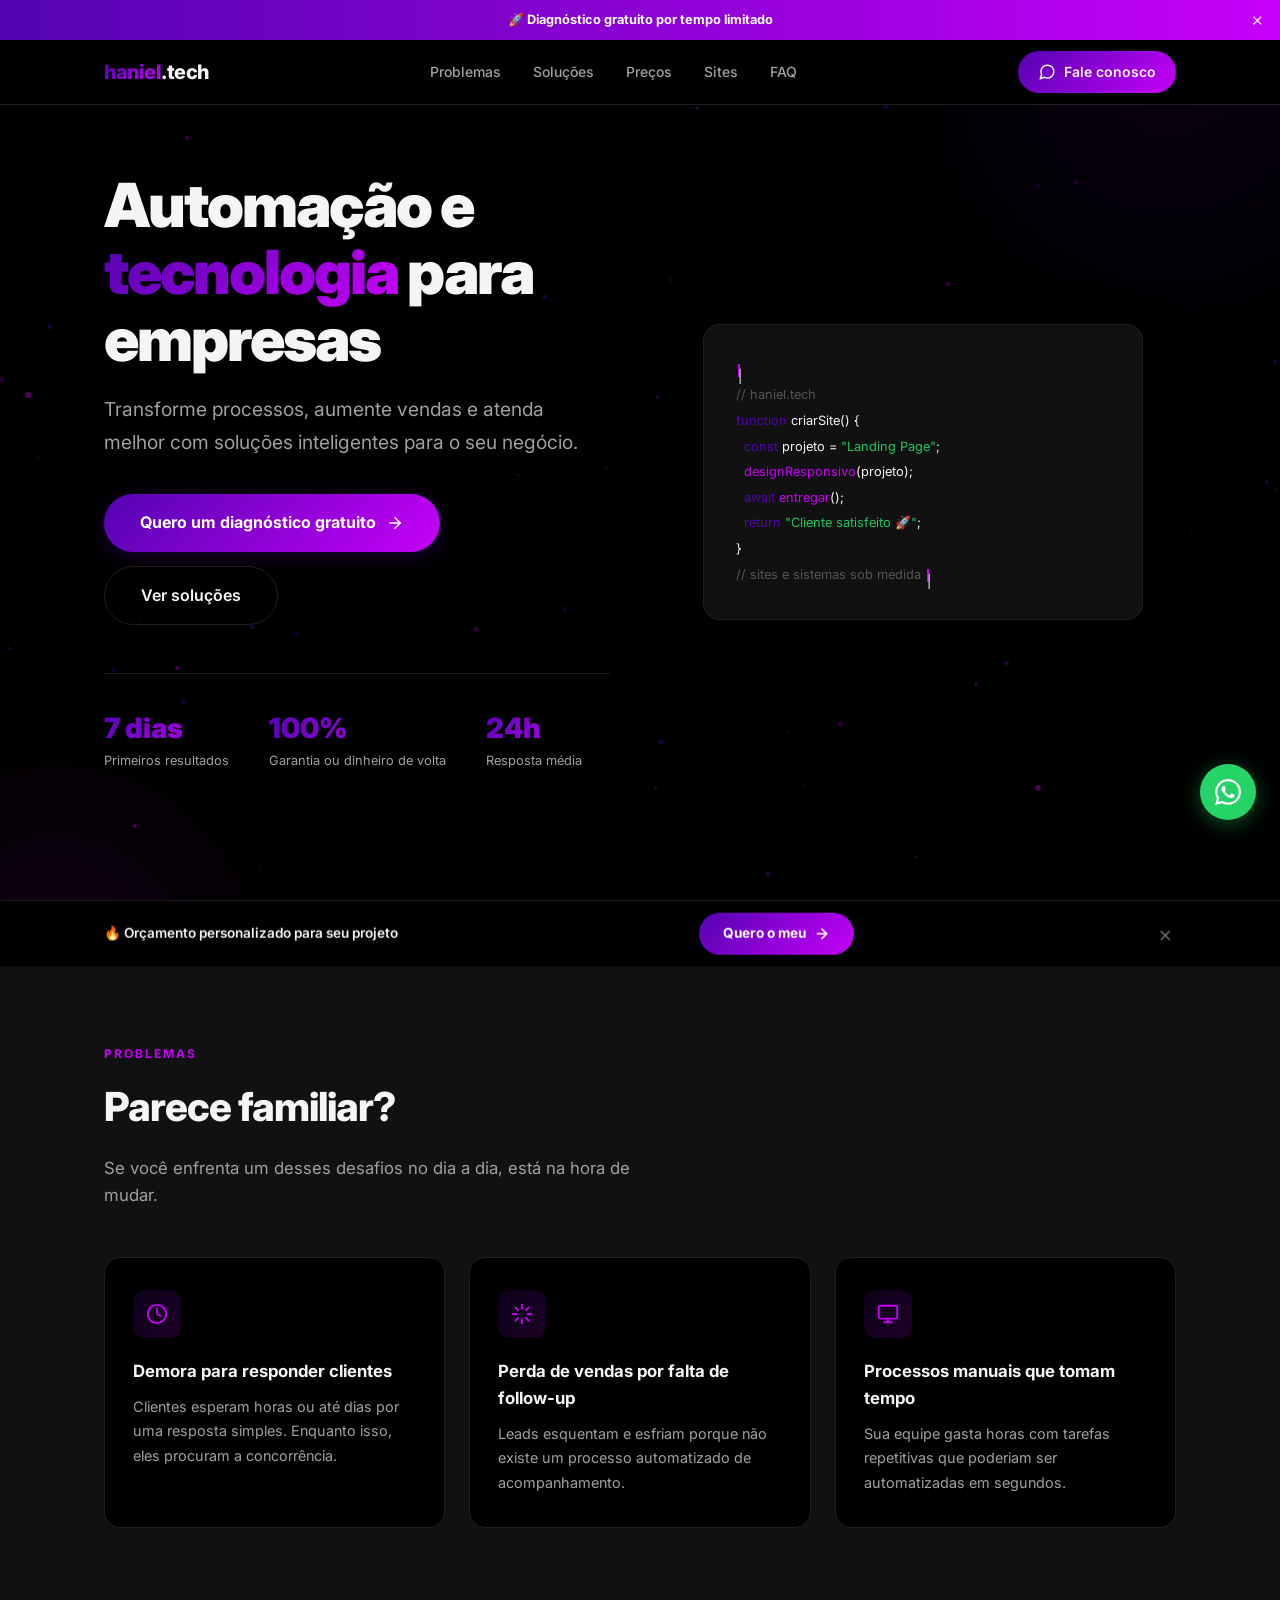
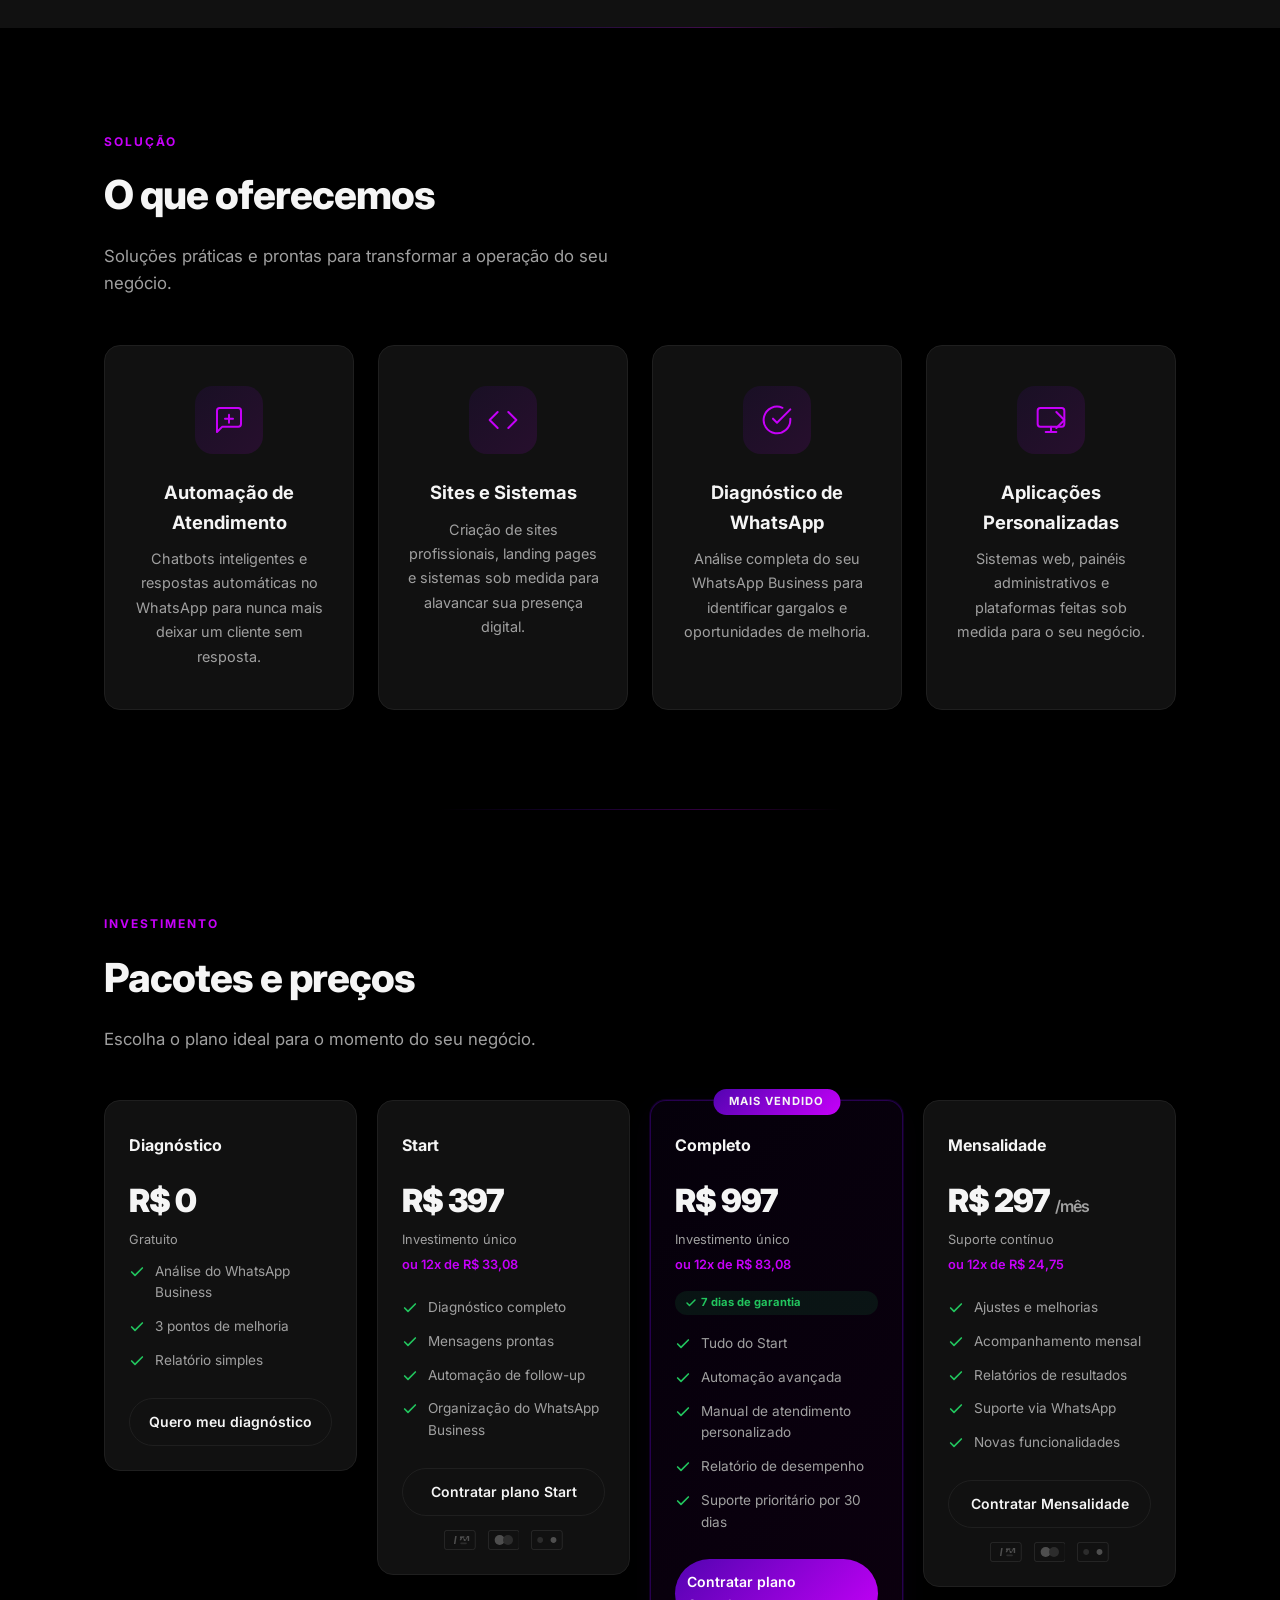
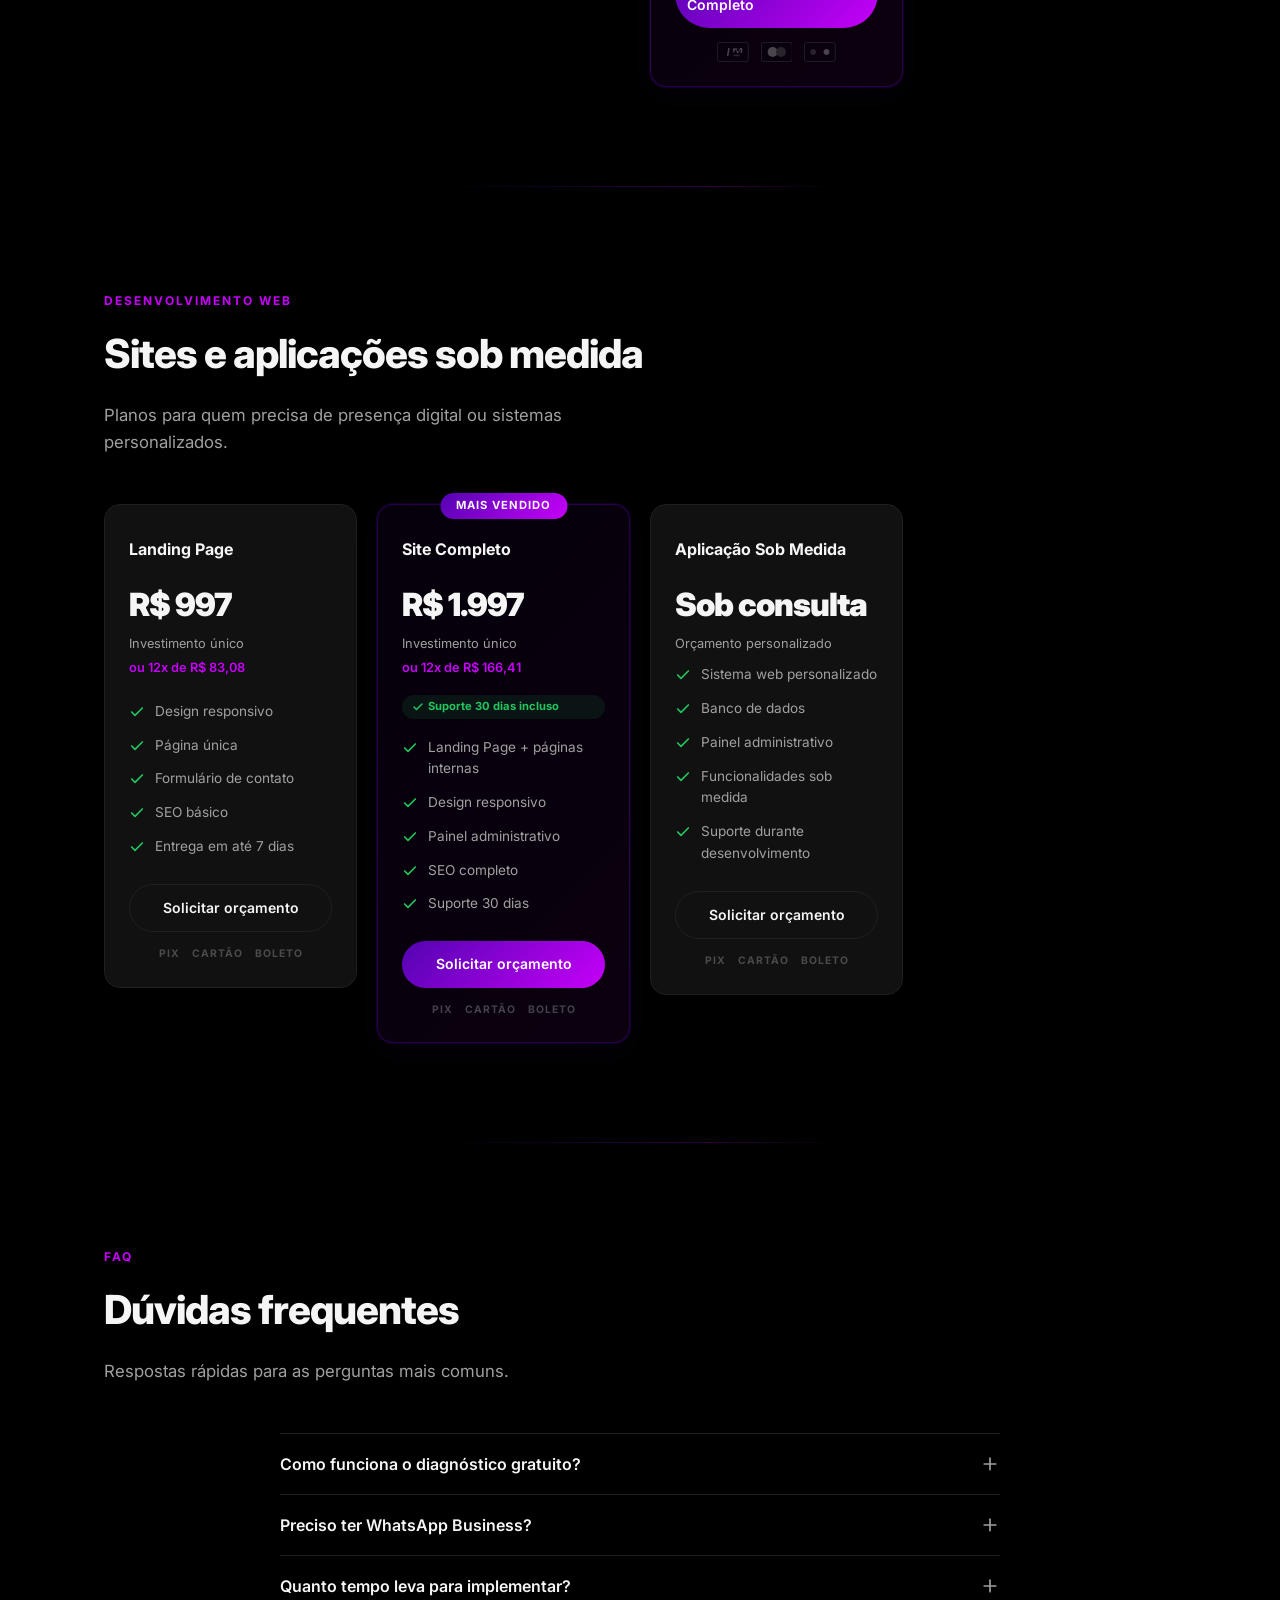
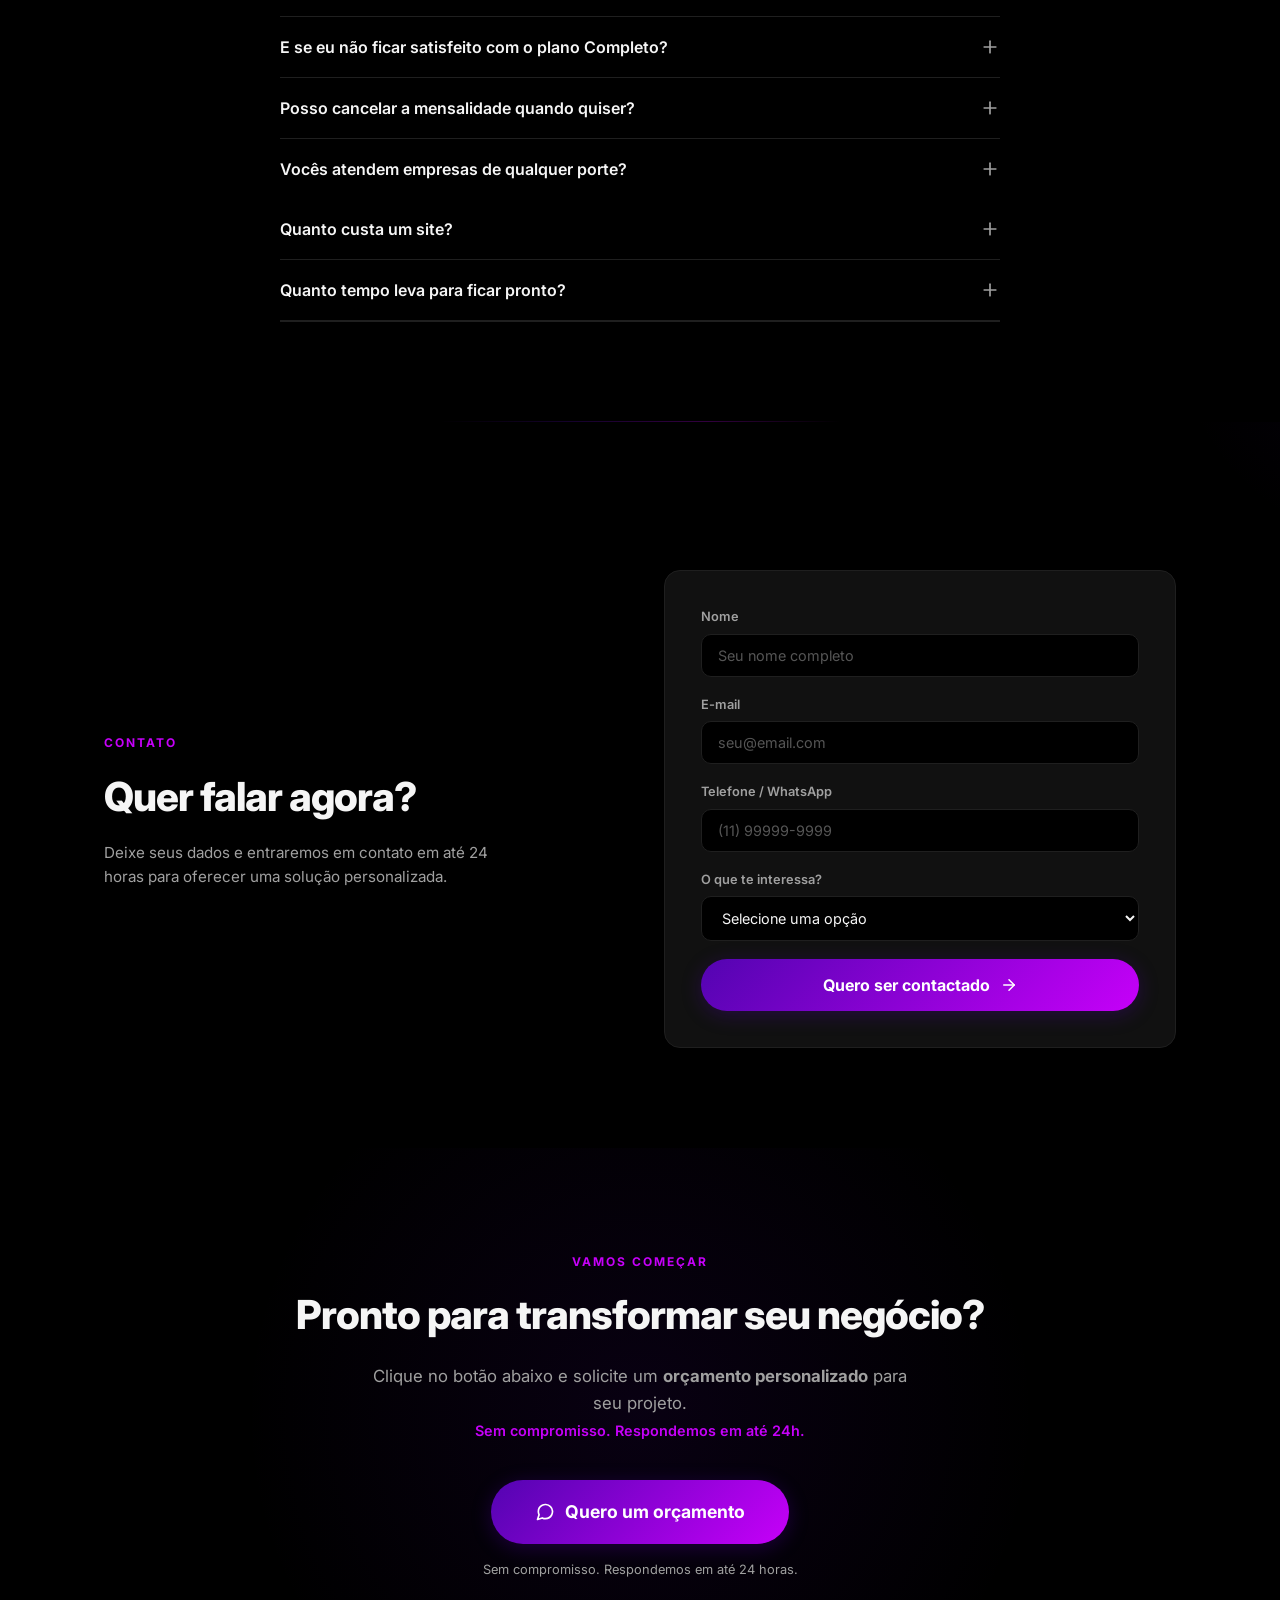
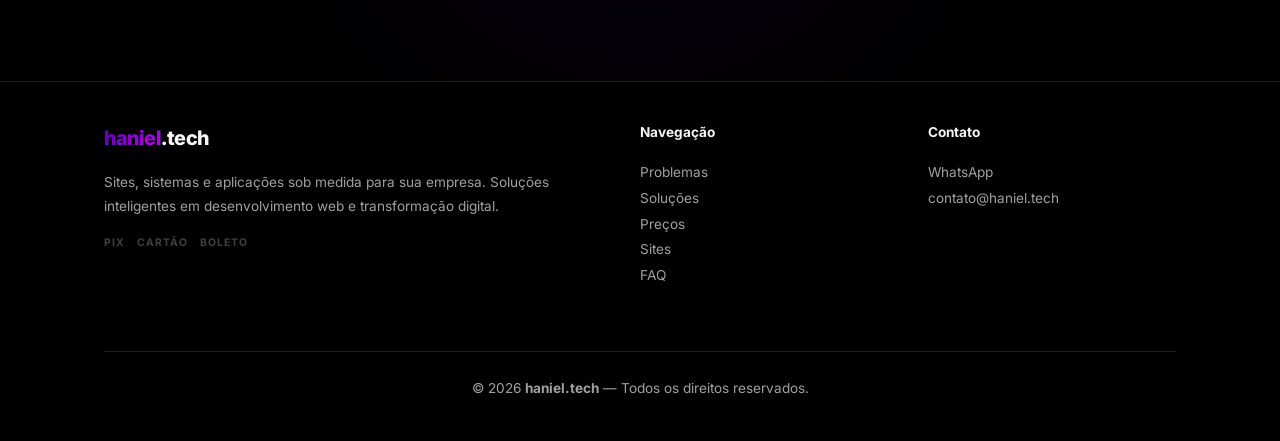
<file: index.html>
<!DOCTYPE html>
<html lang="pt-BR">
<head>
  <meta charset="UTF-8">
  <meta name="viewport" content="width=device-width, initial-scale=1.0">
  <title>haniel.tech — Automação e tecnologia para empresas</title>
  <meta name="description" content="Criação de sites, landing pages, sistemas personalizados e automação de WhatsApp para sua empresa. Orçamento gratuito.">
  <meta property="og:title" content="haniel.tech — Sites, sistemas e tecnologia para empresas">
  <meta property="og:description" content="Sites profissionais, aplicações web sob medida e automação de WhatsApp para transformar seu negócio.">
  <meta property="og:type" content="website">
  <meta property="og:url" content="https://haniel-tech.vercel.app">
  <meta name="twitter:card" content="summary_large_image">
  <meta name="twitter:title" content="haniel.tech — Automação e tecnologia para empresas">
  <meta name="twitter:description" content="Transforme processos, aumente vendas e atenda melhor com soluções inteligentes para o seu negócio.">
  <meta property="og:image" content="https://haniel-tech.vercel.app/og-image.svg">
  <meta property="og:image:width" content="1200">
  <meta property="og:image:height" content="630">
  <meta name="twitter:image" content="https://haniel-tech.vercel.app/og-image.svg">
  <link rel="canonical" href="https://haniel-tech.vercel.app">
  <link rel="icon" type="image/svg+xml" href="favicon.svg">
  <link rel="preconnect" href="https://fonts.googleapis.com">
  <link rel="preconnect" href="https://fonts.gstatic.com" crossorigin>
  <link href="https://fonts.googleapis.com/css2?family=Inter:wght@400;500;600;700;800;900&display=swap" rel="stylesheet">
  <link rel="stylesheet" href="css/style.css">
</head>
<body>
  <canvas id="particles-canvas" aria-hidden="true"></canvas>

  <div class="launch-bar" id="launchBar">
    🚀 Diagnóstico gratuito por tempo limitado
    <button class="launch-close" id="launchClose" aria-label="Fechar banner">&times;</button>
  </div>

  <header role="banner">
    <div class="container">
      <a href="#hero" class="logo" aria-label="Voltar ao topo"><span>haniel</span>.tech</a>
      <nav aria-label="Navegação principal">
        <ul class="nav-links" id="navLinks">
          <li><a href="#problema">Problemas</a></li>
          <li><a href="#solucao">Soluções</a></li>

          <li><a href="#precos">Preços</a></li>
          <li><a href="#precos-dev">Sites</a></li>
          <li><a href="#faq">FAQ</a></li>
        </ul>
      </nav>
      <button class="hamburger" id="hamburger" aria-label="Abrir menu" aria-expanded="false">
        <span></span><span></span><span></span>
      </button>
      <a href="https://wa.me/5511999999999?text=Ol%C3%A1%2C%20quero%20saber%20mais%20sobre%20a%20haniel.tech" target="_blank" rel="noopener" class="nav-whatsapp" aria-label="Fale conosco pelo WhatsApp">
        <svg width="18" height="18" viewBox="0 0 24 24" fill="none" stroke="currentColor" stroke-width="2" stroke-linecap="round" stroke-linejoin="round" aria-hidden="true"><path d="M21 11.5a8.38 8.38 0 0 1-.9 3.8 8.5 8.5 0 0 1-7.6 4.7 8.38 8.38 0 0 1-3.8-.9L3 21l1.9-5.7a8.38 8.38 0 0 1-.9-3.8 8.5 8.5 0 0 1 4.7-7.6 8.38 8.38 0 0 1 3.8-.9h.5a8.48 8.48 0 0 1 8 8v.5z"/></svg>
        <span>Fale conosco</span>
      </a>
    </div>
  </header>

  <section id="hero">
    <div class="hero-orb-2" aria-hidden="true"></div>
    <div class="container">
      <div class="hero-grid">
        <div class="hero-content">
          <h1>
            Automação e<br>
            <span>tecnologia</span> para<br>
            empresas
          </h1>
          <p class="tagline">Transforme processos, aumente vendas e atenda melhor com soluções inteligentes para o seu negócio.</p>
          <div class="hero-buttons">
            <a href="https://wa.me/5511999999999?text=Ol%C3%A1%2C%20quero%20um%20diagn%C3%B3stico%20gratuito" target="_blank" rel="noopener" class="btn-primary" aria-label="Solicitar diagnóstico gratuito pelo WhatsApp">
              Quero um diagnóstico gratuito
              <svg width="18" height="18" viewBox="0 0 24 24" fill="none" stroke="currentColor" stroke-width="2" stroke-linecap="round" stroke-linejoin="round" aria-hidden="true"><line x1="5" y1="12" x2="19" y2="12"/><polyline points="12 5 19 12 12 19"/></svg>
            </a>
            <a href="#solucao" class="btn-secondary">Ver soluções</a>
          </div>
          <div class="hero-stats">
            <div class="hero-stat">
              <h4>7 dias</h4>
              <p>Primeiros resultados</p>
            </div>
            <div class="hero-stat">
              <h4>100%</h4>
              <p>Garantia ou dinheiro de volta</p>
            </div>
            <div class="hero-stat">
              <h4>24h</h4>
              <p>Resposta média</p>
            </div>
          </div>
        </div>
        <div class="hero-visual">
          <div class="hero-code-block" id="typingCode" aria-hidden="true">
            <div class="cursor-line"><span class="cursor">|</span></div>
          </div>
        </div>
      </div>
    </div>
  </section>

  <section id="problema" aria-labelledby="problema-title">
    <div class="container">
      <span class="section-tag">Problemas</span>
      <h2 id="problema-title" class="section-title">Parece familiar?</h2>
      <p class="section-desc">Se você enfrenta um desses desafios no dia a dia, está na hora de mudar.</p>
      <div class="problem-grid">
        <div class="problem-card reveal">
          <div class="problem-icon">
            <svg viewBox="0 0 24 24" aria-hidden="true"><circle cx="12" cy="12" r="10"/><polyline points="12 6 12 12 16 14"/></svg>
          </div>
          <h3>Demora para responder clientes</h3>
          <p>Clientes esperam horas ou até dias por uma resposta simples. Enquanto isso, eles procuram a concorrência.</p>
        </div>
        <div class="problem-card reveal">
          <div class="problem-icon">
            <svg viewBox="0 0 24 24" aria-hidden="true"><path d="M12 2v4"/><path d="M12 18v4"/><path d="M4.93 4.93l2.83 2.83"/><path d="M16.24 16.24l2.83 2.83"/><path d="M2 12h4"/><path d="M18 12h4"/><path d="M4.93 19.07l2.83-2.83"/><path d="M16.24 7.76l2.83-2.83"/></svg>
          </div>
          <h3>Perda de vendas por falta de follow-up</h3>
          <p>Leads esquentam e esfriam porque não existe um processo automatizado de acompanhamento.</p>
        </div>
        <div class="problem-card reveal">
          <div class="problem-icon">
            <svg viewBox="0 0 24 24" aria-hidden="true"><rect x="2" y="3" width="20" height="14" rx="2" ry="2"/><line x1="8" y1="21" x2="16" y2="21"/><line x1="12" y1="17" x2="12" y2="21"/></svg>
          </div>
          <h3>Processos manuais que tomam tempo</h3>
          <p>Sua equipe gasta horas com tarefas repetitivas que poderiam ser automatizadas em segundos.</p>
        </div>
      </div>
    </div>
  </section>

  <section id="solucao" aria-labelledby="solucao-title">
    <div class="container">
      <span class="section-tag">Solução</span>
      <h2 id="solucao-title" class="section-title">O que oferecemos</h2>
      <p class="section-desc">Soluções práticas e prontas para transformar a operação do seu negócio.</p>
      <div class="solution-grid">
        <div class="solution-card reveal">
          <div class="solution-icon">
            <svg viewBox="0 0 24 24" aria-hidden="true"><path d="M21 15a2 2 0 0 1-2 2H7l-4 4V5a2 2 0 0 1 2-2h14a2 2 0 0 1 2 2z"/><line x1="12" y1="8" x2="12" y2="14"/><line x1="9" y1="11" x2="15" y2="11"/></svg>
          </div>
          <h3>Automação de Atendimento</h3>
          <p>Chatbots inteligentes e respostas automáticas no WhatsApp para nunca mais deixar um cliente sem resposta.</p>
        </div>
        <div class="solution-card reveal">
          <div class="solution-icon">
            <svg viewBox="0 0 24 24" aria-hidden="true"><polyline points="16 18 22 12 16 6"/><polyline points="8 6 2 12 8 18"/></svg>
          </div>
          <h3>Sites e Sistemas</h3>
          <p>Criação de sites profissionais, landing pages e sistemas sob medida para alavancar sua presença digital.</p>
        </div>
        <div class="solution-card reveal">
          <div class="solution-icon">
            <svg viewBox="0 0 24 24" aria-hidden="true"><path d="M22 11.08V12a10 10 0 1 1-5.93-9.14"/><polyline points="22 4 12 14.01 9 11.01"/></svg>
          </div>
          <h3>Diagnóstico de WhatsApp</h3>
          <p>Análise completa do seu WhatsApp Business para identificar gargalos e oportunidades de melhoria.</p>
        </div>
        <div class="solution-card reveal">
          <div class="solution-icon">
            <svg viewBox="0 0 24 24" aria-hidden="true"><rect x="2" y="3" width="20" height="14" rx="2" ry="2"/><line x1="8" y1="21" x2="16" y2="21"/><line x1="12" y1="17" x2="12" y2="21"/><polyline points="16 18 22 12 16 6"/></svg>
          </div>
          <h3>Aplicações Personalizadas</h3>
          <p>Sistemas web, painéis administrativos e plataformas feitas sob medida para o seu negócio.</p>
        </div>
      </div>
    </div>
  </section>



  <section id="precos" aria-labelledby="precos-title">
    <div class="container">
      <span class="section-tag">Investimento</span>
      <h2 id="precos-title" class="section-title">Pacotes e preços</h2>
      <p class="section-desc">Escolha o plano ideal para o momento do seu negócio.</p>
      <div class="pricing-grid">
        <div class="pricing-card reveal">
          <h3>Diagnóstico</h3>
          <div class="price">R$ 0</div>
          <div class="price-sub">Gratuito</div>
          <ul>
            <li><svg viewBox="0 0 24 24" aria-hidden="true"><polyline points="20 6 9 17 4 12"/></svg>Análise do WhatsApp Business</li>
            <li><svg viewBox="0 0 24 24" aria-hidden="true"><polyline points="20 6 9 17 4 12"/></svg>3 pontos de melhoria</li>
            <li><svg viewBox="0 0 24 24" aria-hidden="true"><polyline points="20 6 9 17 4 12"/></svg>Relatório simples</li>
          </ul>
          <a href="https://wa.me/5511999999999?text=Ol%C3%A1%2C%20quero%20um%20diagn%C3%B3stico%20gratuito" target="_blank" rel="noopener" class="btn-pricing">Quero meu diagnóstico</a>
        </div>

        <div class="pricing-card reveal">
          <h3>Start</h3>
          <div class="price">R$ 397</div>
          <div class="price-sub">Investimento único</div>
          <div class="pricing-installments">ou 12x de R$ 33,08</div>
          <ul>
            <li><svg viewBox="0 0 24 24" aria-hidden="true"><polyline points="20 6 9 17 4 12"/></svg>Diagnóstico completo</li>
            <li><svg viewBox="0 0 24 24" aria-hidden="true"><polyline points="20 6 9 17 4 12"/></svg>Mensagens prontas</li>
            <li><svg viewBox="0 0 24 24" aria-hidden="true"><polyline points="20 6 9 17 4 12"/></svg>Automação de follow-up</li>
            <li><svg viewBox="0 0 24 24" aria-hidden="true"><polyline points="20 6 9 17 4 12"/></svg>Organização do WhatsApp Business</li>
          </ul>
          <a href="/start.html" target="_blank" rel="noopener" class="btn-pricing">Contratar plano Start</a>
          <div class="payment-methods" aria-hidden="true">
            <svg viewBox="0 0 38 24" xmlns="http://www.w3.org/2000/svg"><rect x=".5" y=".5" width="37" height="23" rx="3" fill="none" stroke="#555"/><path d="M15.2 7.3l-1.5 9.4h-1.8l1.5-9.4h1.8zM21.2 11c0-1.2.8-1.8 1.4-1.8h1V7.4h-1c-.5 0-1 .2-1.3.6l-.1-.6h-1.6c-.2.8-.6 2.2-.6 2.2v.1h.1s.6 0 .6.2c0 .2-.2.8-.5 1.3l-.4 1h1.7l.7-1.4-.1-1.2zm2.4-1.6c.2-.4.5-.7.8-.9.3-.2.6-.3 1-.3v2.6h-.7c-.6 0-1.1-1.4-1.1-1.4zm5.2-2.1h-1.2l-1.8 4.9-.6-3c-.1-.5-.5-1-1.1-1h-.1l-1.7.2.1.3h.1c.3.1.5.4.6.8l.8 3.8h1.8l2.8-4.5v4.5h1.7V7.3h-1.4z" fill="#aaa"/><rect x="19.5" y="15" width="8" height="2" rx="1" fill="#555"/></svg>
            <svg viewBox="0 0 38 24" xmlns="http://www.w3.org/2000/svg"><rect x=".5" y=".5" width="37" height="23" rx="3" fill="none" stroke="#555"/><circle cx="14" cy="12" r="6" fill="#aaa"/><circle cx="24" cy="12" r="6" fill="#555"/></svg>
            <svg viewBox="0 0 38 24" xmlns="http://www.w3.org/2000/svg"><rect x=".5" y=".5" width="37" height="23" rx="3" fill="none" stroke="#555"/><path d="M27 8.5c-2 0-3.5 1.5-3.5 3.5s1.5 3.5 3.5 3.5 3.5-1.5 3.5-3.5S29 8.5 27 8.5z" fill="#aaa"/><path d="M11 8.5c-2 0-3.5 1.5-3.5 3.5S9 15.5 11 15.5s3.5-1.5 3.5-3.5S13 8.5 11 8.5z" fill="#555"/></svg>
          </div>
        </div>

        <div class="pricing-card featured reveal">
          <span class="pricing-badge">Mais vendido</span>
          <h3>Completo</h3>
          <div class="price">R$ 997</div>
          <div class="price-sub">Investimento único</div>
          <div class="pricing-installments">ou 12x de R$ 83,08</div>
          <span class="pricing-guarantee">
            <svg viewBox="0 0 24 24"><polyline points="20 6 9 17 4 12"/></svg>
            7 dias de garantia
          </span>
          <ul>
            <li><svg viewBox="0 0 24 24" aria-hidden="true"><polyline points="20 6 9 17 4 12"/></svg>Tudo do Start</li>
            <li><svg viewBox="0 0 24 24" aria-hidden="true"><polyline points="20 6 9 17 4 12"/></svg>Automação avançada</li>
            <li><svg viewBox="0 0 24 24" aria-hidden="true"><polyline points="20 6 9 17 4 12"/></svg>Manual de atendimento personalizado</li>
            <li><svg viewBox="0 0 24 24" aria-hidden="true"><polyline points="20 6 9 17 4 12"/></svg>Relatório de desempenho</li>
            <li><svg viewBox="0 0 24 24" aria-hidden="true"><polyline points="20 6 9 17 4 12"/></svg>Suporte prioritário por 30 dias</li>
          </ul>
          <a href="/completo.html" target="_blank" rel="noopener" class="btn-pricing">Contratar plano Completo</a>
          <div class="payment-methods" aria-hidden="true">
            <svg viewBox="0 0 38 24" xmlns="http://www.w3.org/2000/svg"><rect x=".5" y=".5" width="37" height="23" rx="3" fill="none" stroke="#555"/><path d="M15.2 7.3l-1.5 9.4h-1.8l1.5-9.4h1.8zM21.2 11c0-1.2.8-1.8 1.4-1.8h1V7.4h-1c-.5 0-1 .2-1.3.6l-.1-.6h-1.6c-.2.8-.6 2.2-.6 2.2v.1h.1s.6 0 .6.2c0 .2-.2.8-.5 1.3l-.4 1h1.7l.7-1.4-.1-1.2zm2.4-1.6c.2-.4.5-.7.8-.9.3-.2.6-.3 1-.3v2.6h-.7c-.6 0-1.1-1.4-1.1-1.4zm5.2-2.1h-1.2l-1.8 4.9-.6-3c-.1-.5-.5-1-1.1-1h-.1l-1.7.2.1.3h.1c.3.1.5.4.6.8l.8 3.8h1.8l2.8-4.5v4.5h1.7V7.3h-1.4z" fill="#aaa"/><rect x="19.5" y="15" width="8" height="2" rx="1" fill="#555"/></svg>
            <svg viewBox="0 0 38 24" xmlns="http://www.w3.org/2000/svg"><rect x=".5" y=".5" width="37" height="23" rx="3" fill="none" stroke="#555"/><circle cx="14" cy="12" r="6" fill="#aaa"/><circle cx="24" cy="12" r="6" fill="#555"/></svg>
            <svg viewBox="0 0 38 24" xmlns="http://www.w3.org/2000/svg"><rect x=".5" y=".5" width="37" height="23" rx="3" fill="none" stroke="#555"/><path d="M27 8.5c-2 0-3.5 1.5-3.5 3.5s1.5 3.5 3.5 3.5 3.5-1.5 3.5-3.5S29 8.5 27 8.5z" fill="#aaa"/><path d="M11 8.5c-2 0-3.5 1.5-3.5 3.5S9 15.5 11 15.5s3.5-1.5 3.5-3.5S13 8.5 11 8.5z" fill="#555"/></svg>
          </div>
        </div>

        <div class="pricing-card reveal">
          <h3>Mensalidade</h3>
          <div class="price">R$ 297 <small>/mês</small></div>
          <div class="price-sub">Suporte contínuo</div>
          <div class="pricing-installments">ou 12x de R$ 24,75</div>
          <ul>
            <li><svg viewBox="0 0 24 24" aria-hidden="true"><polyline points="20 6 9 17 4 12"/></svg>Ajustes e melhorias</li>
            <li><svg viewBox="0 0 24 24" aria-hidden="true"><polyline points="20 6 9 17 4 12"/></svg>Acompanhamento mensal</li>
            <li><svg viewBox="0 0 24 24" aria-hidden="true"><polyline points="20 6 9 17 4 12"/></svg>Relatórios de resultados</li>
            <li><svg viewBox="0 0 24 24" aria-hidden="true"><polyline points="20 6 9 17 4 12"/></svg>Suporte via WhatsApp</li>
            <li><svg viewBox="0 0 24 24" aria-hidden="true"><polyline points="20 6 9 17 4 12"/></svg>Novas funcionalidades</li>
          </ul>
          <a href="/mensalidade.html" target="_blank" rel="noopener" class="btn-pricing">Contratar Mensalidade</a>
          <div class="payment-methods" aria-hidden="true">
            <svg viewBox="0 0 38 24" xmlns="http://www.w3.org/2000/svg"><rect x=".5" y=".5" width="37" height="23" rx="3" fill="none" stroke="#555"/><path d="M15.2 7.3l-1.5 9.4h-1.8l1.5-9.4h1.8zM21.2 11c0-1.2.8-1.8 1.4-1.8h1V7.4h-1c-.5 0-1 .2-1.3.6l-.1-.6h-1.6c-.2.8-.6 2.2-.6 2.2v.1h.1s.6 0 .6.2c0 .2-.2.8-.5 1.3l-.4 1h1.7l.7-1.4-.1-1.2zm2.4-1.6c.2-.4.5-.7.8-.9.3-.2.6-.3 1-.3v2.6h-.7c-.6 0-1.1-1.4-1.1-1.4zm5.2-2.1h-1.2l-1.8 4.9-.6-3c-.1-.5-.5-1-1.1-1h-.1l-1.7.2.1.3h.1c.3.1.5.4.6.8l.8 3.8h1.8l2.8-4.5v4.5h1.7V7.3h-1.4z" fill="#aaa"/><rect x="19.5" y="15" width="8" height="2" rx="1" fill="#555"/></svg>
            <svg viewBox="0 0 38 24" xmlns="http://www.w3.org/2000/svg"><rect x=".5" y=".5" width="37" height="23" rx="3" fill="none" stroke="#555"/><circle cx="14" cy="12" r="6" fill="#aaa"/><circle cx="24" cy="12" r="6" fill="#555"/></svg>
            <svg viewBox="0 0 38 24" xmlns="http://www.w3.org/2000/svg"><rect x=".5" y=".5" width="37" height="23" rx="3" fill="none" stroke="#555"/><path d="M27 8.5c-2 0-3.5 1.5-3.5 3.5s1.5 3.5 3.5 3.5 3.5-1.5 3.5-3.5S29 8.5 27 8.5z" fill="#aaa"/><path d="M11 8.5c-2 0-3.5 1.5-3.5 3.5S9 15.5 11 15.5s3.5-1.5 3.5-3.5S13 8.5 11 8.5z" fill="#555"/></svg>
          </div>
        </div>
      </div>
    </div>
  </section>

  <section id="precos-dev" aria-labelledby="precos-dev-title">
    <div class="container">
      <span class="section-tag">Desenvolvimento Web</span>
      <h2 id="precos-dev-title" class="section-title">Sites e aplicações sob medida</h2>
      <p class="section-desc">Planos para quem precisa de presença digital ou sistemas personalizados.</p>
      <div class="pricing-grid">
        <div class="pricing-card reveal">
          <h3>Landing Page</h3>
          <div class="price">R$ 997</div>
          <div class="price-sub">Investimento único</div>
          <div class="pricing-installments">ou 12x de R$ 83,08</div>
          <ul>
            <li><svg viewBox="0 0 24 24" aria-hidden="true"><polyline points="20 6 9 17 4 12"/></svg>Design responsivo</li>
            <li><svg viewBox="0 0 24 24" aria-hidden="true"><polyline points="20 6 9 17 4 12"/></svg>Página única</li>
            <li><svg viewBox="0 0 24 24" aria-hidden="true"><polyline points="20 6 9 17 4 12"/></svg>Formulário de contato</li>
            <li><svg viewBox="0 0 24 24" aria-hidden="true"><polyline points="20 6 9 17 4 12"/></svg>SEO básico</li>
            <li><svg viewBox="0 0 24 24" aria-hidden="true"><polyline points="20 6 9 17 4 12"/></svg>Entrega em até 7 dias</li>
          </ul>
          <a href="https://wa.me/5511999999999?text=Ol%C3%A1%2C%20quero%20uma%20Landing%20Page" target="_blank" rel="noopener" class="btn-pricing">Solicitar orçamento</a>
          <div class="payment-methods" aria-hidden="true">
            <span class="pm-label">PIX</span>
            <span class="pm-label">Cartão</span>
            <span class="pm-label">Boleto</span>
          </div>
        </div>

        <div class="pricing-card featured reveal">
          <span class="pricing-badge">Mais vendido</span>
          <h3>Site Completo</h3>
          <div class="price">R$ 1.997</div>
          <div class="price-sub">Investimento único</div>
          <div class="pricing-installments">ou 12x de R$ 166,41</div>
          <span class="pricing-guarantee">
            <svg viewBox="0 0 24 24"><polyline points="20 6 9 17 4 12"/></svg>
            Suporte 30 dias incluso
          </span>
          <ul>
            <li><svg viewBox="0 0 24 24" aria-hidden="true"><polyline points="20 6 9 17 4 12"/></svg>Landing Page + páginas internas</li>
            <li><svg viewBox="0 0 24 24" aria-hidden="true"><polyline points="20 6 9 17 4 12"/></svg>Design responsivo</li>
            <li><svg viewBox="0 0 24 24" aria-hidden="true"><polyline points="20 6 9 17 4 12"/></svg>Painel administrativo</li>
            <li><svg viewBox="0 0 24 24" aria-hidden="true"><polyline points="20 6 9 17 4 12"/></svg>SEO completo</li>
            <li><svg viewBox="0 0 24 24" aria-hidden="true"><polyline points="20 6 9 17 4 12"/></svg>Suporte 30 dias</li>
          </ul>
          <a href="https://wa.me/5511999999999?text=Ol%C3%A1%2C%20quero%20um%20Site%20Completo" target="_blank" rel="noopener" class="btn-pricing">Solicitar orçamento</a>
          <div class="payment-methods" aria-hidden="true">
            <span class="pm-label">PIX</span>
            <span class="pm-label">Cartão</span>
            <span class="pm-label">Boleto</span>
          </div>
        </div>

        <div class="pricing-card reveal">
          <h3>Aplicação Sob Medida</h3>
          <div class="price">Sob consulta</div>
          <div class="price-sub">Orçamento personalizado</div>
          <ul>
            <li><svg viewBox="0 0 24 24" aria-hidden="true"><polyline points="20 6 9 17 4 12"/></svg>Sistema web personalizado</li>
            <li><svg viewBox="0 0 24 24" aria-hidden="true"><polyline points="20 6 9 17 4 12"/></svg>Banco de dados</li>
            <li><svg viewBox="0 0 24 24" aria-hidden="true"><polyline points="20 6 9 17 4 12"/></svg>Painel administrativo</li>
            <li><svg viewBox="0 0 24 24" aria-hidden="true"><polyline points="20 6 9 17 4 12"/></svg>Funcionalidades sob medida</li>
            <li><svg viewBox="0 0 24 24" aria-hidden="true"><polyline points="20 6 9 17 4 12"/></svg>Suporte durante desenvolvimento</li>
          </ul>
          <a href="https://wa.me/5511999999999?text=Ol%C3%A1%2C%20quero%20um%20or%C3%A7amento%20para%20um%20sistema%20personalizado" target="_blank" rel="noopener" class="btn-pricing">Solicitar orçamento</a>
          <div class="payment-methods" aria-hidden="true">
            <span class="pm-label">PIX</span>
            <span class="pm-label">Cartão</span>
            <span class="pm-label">Boleto</span>
          </div>
        </div>
      </div>
    </div>
  </section>

  <section id="faq" aria-labelledby="faq-title">
    <div class="container">
      <span class="section-tag">FAQ</span>
      <h2 id="faq-title" class="section-title">Dúvidas frequentes</h2>
      <p class="section-desc" style="margin-bottom: 0;">Respostas rápidas para as perguntas mais comuns.</p>
      <div class="faq-list" role="list">
        <div class="faq-item" role="listitem">
          <button class="faq-question" aria-expanded="false">
            Como funciona o diagnóstico gratuito?
            <svg viewBox="0 0 24 24" aria-hidden="true"><line x1="12" y1="5" x2="12" y2="19"/><line x1="5" y1="12" x2="19" y2="12"/></svg>
          </button>
          <div class="faq-answer">
            <p>Analisamos seu WhatsApp Business e identificamos até 3 pontos de melhoria. Enviamos um relatório simples com sugestões práticas que você pode aplicar no mesmo dia.</p>
          </div>
        </div>
        <div class="faq-item" role="listitem">
          <button class="faq-question" aria-expanded="false">
            Preciso ter WhatsApp Business?
            <svg viewBox="0 0 24 24" aria-hidden="true"><line x1="12" y1="5" x2="12" y2="19"/><line x1="5" y1="12" x2="19" y2="12"/></svg>
          </button>
          <div class="faq-answer">
            <p>Sim, o WhatsApp Business é gratuito e essencial para empresas. Se você ainda não tem, nós ajudamos a configurar durante o diagnóstico.</p>
          </div>
        </div>
        <div class="faq-item" role="listitem">
          <button class="faq-question" aria-expanded="false">
            Quanto tempo leva para implementar?
            <svg viewBox="0 0 24 24" aria-hidden="true"><line x1="12" y1="5" x2="12" y2="19"/><line x1="5" y1="12" x2="19" y2="12"/></svg>
          </button>
          <div class="faq-answer">
            <p>O diagnóstico sai em até 48 horas. Planos pagos são implementados em até 7 dias úteis, dependendo da complexidade.</p>
          </div>
        </div>
        <div class="faq-item" role="listitem">
          <button class="faq-question" aria-expanded="false">
            E se eu não ficar satisfeito com o plano Completo?
            <svg viewBox="0 0 24 24" aria-hidden="true"><line x1="12" y1="5" x2="12" y2="19"/><line x1="5" y1="12" x2="19" y2="12"/></svg>
          </button>
          <div class="faq-answer">
            <p>Oferecemos 7 dias de garantia. Se não ficar satisfeito, devolvemos 100% do seu dinheiro. Sem burocracia.</p>
          </div>
        </div>
        <div class="faq-item" role="listitem">
          <button class="faq-question" aria-expanded="false">
            Posso cancelar a mensalidade quando quiser?
            <svg viewBox="0 0 24 24" aria-hidden="true"><line x1="12" y1="5" x2="12" y2="19"/><line x1="5" y1="12" x2="19" y2="12"/></svg>
          </button>
          <div class="faq-answer">
            <p>Sim, sem multa nem burocracia. Você pode cancelar a qualquer momento e mantém os materiais já entregues.</p>
          </div>
        </div>
        <div class="faq-item" role="listitem">
          <button class="faq-question" aria-expanded="false">
            Vocês atendem empresas de qualquer porte?
            <svg viewBox="0 0 24 24" aria-hidden="true"><line x1="12" y1="5" x2="12" y2="19"/><line x1="5" y1="12" x2="19" y2="12"/></svg>
          </button>
          <div class="faq-answer">
            <p>Atendemos desde MEIs até médias empresas. Cada solução é adaptada ao volume de atendimento e necessidades do seu negócio.</p>
          </div>
        <div class="faq-item" role="listitem">
          <button class="faq-question" aria-expanded="false">
            Quanto custa um site?
            <svg viewBox="0 0 24 24" aria-hidden="true"><line x1="12" y1="5" x2="12" y2="19"/><line x1="5" y1="12" x2="19" y2="12"/></svg>
          </button>
          <div class="faq-answer">
            <p>Landing Pages a partir de R$ 997 e sites completos a partir de R$ 1.997. Aplicações personalizadas têm orçamento sob medida, de acordo com a complexidade.</p>
          </div>
        </div>
        <div class="faq-item" role="listitem">
          <button class="faq-question" aria-expanded="false">
            Quanto tempo leva para ficar pronto?
            <svg viewBox="0 0 24 24" aria-hidden="true"><line x1="12" y1="5" x2="12" y2="19"/><line x1="5" y1="12" x2="19" y2="12"/></svg>
          </button>
          <div class="faq-answer">
            <p>Landing Pages em até 7 dias úteis. Sites completos em 15 a 30 dias. Aplicações personalizadas dependem do escopo, definimos o prazo juntos no orçamento.</p>
          </div>
        </div>
      </div>
    </div>
  </section>

  <section id="contato" aria-labelledby="contato-title">
    <div class="container">
      <div class="form-wrapper">
        <div class="form-text">
          <span class="section-tag">Contato</span>
          <h2 id="contato-title" class="section-title">Quer falar agora?</h2>
          <p>Deixe seus dados e entraremos em contato em até 24 horas para oferecer uma solução personalizada.</p>
        </div>
        <div class="form-card" id="form-card">
          <form id="leadForm" novalidate data-endpoint="https://api.web3forms.com/submit">
            <input type="hidden" name="access_key" value="cd731150-1b90-475b-87a2-34234690cb54">
            <input type="hidden" name="_subject" value="Novo lead - haniel.tech">
            <div class="form-group">
              <label for="formNome">Nome</label>
              <input type="text" id="formNome" name="nome" placeholder="Seu nome completo" required>
            </div>
            <div class="form-group">
              <label for="formEmail">E-mail</label>
              <input type="email" id="formEmail" name="email" placeholder="seu@email.com" required>
            </div>
            <div class="form-group">
              <label for="formTelefone">Telefone / WhatsApp</label>
              <input type="tel" id="formTelefone" name="telefone" placeholder="(11) 99999-9999" required>
            </div>
            <div class="form-group">
              <label for="formInteresse">O que te interessa?</label>
              <select id="formInteresse" name="interesse">
                <option value="">Selecione uma opção</option>
                <option value="diagnostico">Diagnóstico gratuito (WhatsApp)</option>
                <option value="start">Plano Start (R$ 397)</option>
                <option value="completo">Plano Completo (R$ 997)</option>
                <option value="mensalidade">Mensalidade (R$ 297/mês)</option>
                <option value="landing">Landing Page (R$ 997)</option>
                <option value="site-completo">Site Completo (R$ 1.997)</option>
                <option value="aplicacao">Aplicação Personalizada</option>
                <option value="outro">Outro</option>
              </select>
            </div>
            <div class="form-group" id="formError" style="display:none;">
              <p style="color:#ef4444;font-size:0.85rem;">Ocorreu um erro ao enviar. Tente novamente ou fale conosco pelo WhatsApp.</p>
            </div>
            <button type="submit" class="btn-primary" id="formSubmit">
              Quero ser contactado
              <svg width="18" height="18" viewBox="0 0 24 24" fill="none" stroke="currentColor" stroke-width="2" stroke-linecap="round" stroke-linejoin="round" aria-hidden="true"><line x1="5" y1="12" x2="19" y2="12"/><polyline points="12 5 19 12 12 19"/></svg>
            </button>
          </form>
          <div class="form-success" id="formSuccess">
            <svg viewBox="0 0 24 24" aria-hidden="true"><path d="M22 11.08V12a10 10 0 1 1-5.93-9.14"/><polyline points="22 4 12 14.01 9 11.01"/></svg>
            <h3>Recebemos sua solicitação!</h3>
            <p>Entraremos em contato em até 24 horas pelo WhatsApp. Fique de olho!</p>
          </div>
        </div>
      </div>
    </div>
  </section>

  <section id="cta-final">
    <div class="container">
      <span class="section-tag">Vamos começar</span>
      <h2 class="section-title">Pronto para transformar seu negócio?</h2>
      <p class="section-desc">
        Clique no botão abaixo e solicite um <strong>orçamento personalizado</strong> para seu projeto.<br>
        <span class="cta-guarantee">Sem compromisso. Respondemos em até 24h.</span>
      </p>
      <a href="https://wa.me/5511999999999?text=Ol%C3%A1%2C%20quero%20fazer%20um%20or%C3%A7amento" target="_blank" rel="noopener" class="btn-primary" aria-label="Solicitar orçamento pelo WhatsApp">
        <svg width="20" height="20" viewBox="0 0 24 24" fill="none" stroke="currentColor" stroke-width="2" stroke-linecap="round" stroke-linejoin="round" aria-hidden="true"><path d="M21 11.5a8.38 8.38 0 0 1-.9 3.8 8.5 8.5 0 0 1-7.6 4.7 8.38 8.38 0 0 1-3.8-.9L3 21l1.9-5.7a8.38 8.38 0 0 1-.9-3.8 8.5 8.5 0 0 1 4.7-7.6 8.38 8.38 0 0 1 3.8-.9h.5a8.48 8.48 0 0 1 8 8v.5z"/></svg>
        Quero um orçamento
      </a>
      <p class="small-note">Sem compromisso. Respondemos em até 24 horas.</p>
    </div>
  </section>

  <div class="sticky-cta" id="stickyCta">
    <div class="container">
      <span class="sticky-cta-text">🔥 Orçamento personalizado para seu projeto</span>
      <a href="https://wa.me/5511999999999?text=Ol%C3%A1%2C%20quero%20fazer%20um%20or%C3%A7amento" target="_blank" rel="noopener" class="sticky-cta-btn">
        Quero o meu
        <svg width="16" height="16" viewBox="0 0 24 24" fill="none" stroke="currentColor" stroke-width="2.5" stroke-linecap="round" stroke-linejoin="round"><line x1="5" y1="12" x2="19" y2="12"/><polyline points="12 5 19 12 12 19"/></svg>
      </a>
      <button class="sticky-cta-close" id="stickyCtaClose" aria-label="Fechar">&times;</button>
    </div>
  </div>

  <a href="https://wa.me/5511999999999?text=Ol%C3%A1%2C%20quero%20saber%20mais%20sobre%20a%20haniel.tech" target="_blank" rel="noopener" class="whatsapp-float" aria-label="Fale conosco pelo WhatsApp">
    <svg viewBox="0 0 24 24" xmlns="http://www.w3.org/2000/svg"><path d="M17.472 14.382c-.297-.149-1.758-.867-2.03-.967-.273-.099-.471-.148-.67.15-.197.297-.767.966-.94 1.164-.173.199-.347.223-.644.075-.297-.15-1.255-.463-2.39-1.475-.883-.788-1.48-1.761-1.653-2.059-.173-.297-.018-.458.13-.606.134-.133.298-.347.446-.52.149-.174.198-.298.298-.497.099-.198.05-.371-.025-.52-.075-.149-.669-1.612-.916-2.207-.242-.579-.487-.5-.669-.51-.173-.008-.371-.01-.57-.01-.198 0-.52.074-.792.372-.272.297-1.04 1.016-1.04 2.479 0 1.462 1.065 2.875 1.213 3.074.149.198 2.096 3.2 5.077 4.487.709.306 1.262.489 1.694.625.712.227 1.36.195 1.871.118.571-.085 1.758-.719 2.006-1.413.248-.694.248-1.289.173-1.413-.074-.124-.272-.198-.57-.347m-5.421 7.403h-.004a9.87 9.87 0 01-5.031-1.378l-.361-.214-3.741.982.998-3.648-.235-.374a9.86 9.86 0 01-1.51-5.26c.001-5.45 4.436-9.884 9.888-9.884 2.64 0 5.122 1.03 6.988 2.898a9.825 9.825 0 012.893 6.994c-.003 5.45-4.437 9.884-9.885 9.884m8.413-18.297A11.815 11.815 0 0012.05 0C5.495 0 .16 5.335.157 11.892c0 2.096.547 4.142 1.588 5.945L.057 24l6.305-1.654a11.882 11.882 0 005.683 1.448h.005c6.554 0 11.89-5.335 11.893-11.893a11.821 11.821 0 00-3.48-8.413z"/></svg>
  </a>

  <footer role="contentinfo">
    <div class="container">
      <div>
        <h4><span class="logo"><span>haniel</span>.tech</span></h4>
        <p>Sites, sistemas e aplicações sob medida para sua empresa. Soluções inteligentes em desenvolvimento web e transformação digital.</p>
        <div class="payment-methods footer-payment" aria-hidden="true">
          <span class="pm-label">PIX</span>
          <span class="pm-label">Cartão</span>
          <span class="pm-label">Boleto</span>
        </div>
      </div>
      <div>
        <h4>Navegação</h4>
        <ul class="footer-links">
          <li><a href="#problema">Problemas</a></li>
          <li><a href="#solucao">Soluções</a></li>
          <li><a href="#precos">Preços</a></li>
          <li><a href="#precos-dev">Sites</a></li>
          <li><a href="#faq">FAQ</a></li>
        </ul>
      </div>
      <div>
        <h4>Contato</h4>
        <ul class="footer-links">
          <li><a href="https://wa.me/5511999999999" target="_blank" rel="noopener">WhatsApp</a></li>
          <li><a href="mailto:contato@haniel.tech">contato@haniel.tech</a></li>
        </ul>
      </div>
      <div class="footer-bottom">
        <p>&copy; 2026 <strong>haniel.tech</strong> — Todos os direitos reservados.</p>
      </div>
    </div>
  </footer>

  <script type="application/ld+json">
  {
    "@context": "https://schema.org",
    "@type": "LocalBusiness",
    "name": "haniel.tech",
    "description": "Criação de sites, sistemas, aplicações personalizadas e automação de WhatsApp para empresas.",
    "url": "https://haniel-tech.vercel.app",
    "email": "oi@haniel.tech",
    "telephone": "+55-11-99999-9999",
    "priceRange": "R$ 0 - R$ 1.997",
    "address": {
      "@type": "PostalAddress",
      "addressLocality": "São Paulo",
      "addressCountry": "BR"
    },
    "aggregateRating": {
      "@type": "AggregateRating",
      "ratingValue": "4.9",
      "bestRating": "5",
      "ratingCount": "50"
    },
    "hasOfferCatalog": {
      "@type": "OfferCatalog",
      "name": "Planos haniel.tech",
      "itemListElement": [
        { "@type": "Offer", "name": "Diagnóstico", "price": "0", "priceCurrency": "BRL" },
        { "@type": "Offer", "name": "Plano Start", "price": "397", "priceCurrency": "BRL" },
        { "@type": "Offer", "name": "Plano Completo", "price": "997", "priceCurrency": "BRL" },
        { "@type": "Offer", "name": "Mensalidade", "price": "297", "priceCurrency": "BRL" },
        { "@type": "Offer", "name": "Landing Page", "price": "997", "priceCurrency": "BRL" },
        { "@type": "Offer", "name": "Site Completo", "price": "1997", "priceCurrency": "BRL" }
      ]
    }
  }
  </script>
  <script type="application/ld+json">
  {
    "@context": "https://schema.org",
    "@type": "FAQPage",
    "mainEntity": [{
      "@type": "Question",
      "name": "Como funciona o diagnóstico gratuito?",
      "acceptedAnswer": { "@type": "Answer", "text": "Analisamos seu WhatsApp Business e identificamos até 3 pontos de melhoria. Enviamos um relatório simples com sugestões práticas que você pode aplicar no mesmo dia." }
    },{
      "@type": "Question",
      "name": "Preciso ter WhatsApp Business?",
      "acceptedAnswer": { "@type": "Answer", "text": "Sim, o WhatsApp Business é gratuito e essencial para empresas. Se você ainda não tem, nós ajudamos a configurar durante o diagnóstico." }
    },{
      "@type": "Question",
      "name": "Quanto tempo leva para implementar?",
      "acceptedAnswer": { "@type": "Answer", "text": "O diagnóstico sai em até 48 horas. Planos pagos são implementados em até 7 dias úteis, dependendo da complexidade." }
    },{
      "@type": "Question",
      "name": "E se eu não ficar satisfeito com o plano Completo?",
      "acceptedAnswer": { "@type": "Answer", "text": "Oferecemos 7 dias de garantia. Se não ficar satisfeito, devolvemos 100% do seu dinheiro. Sem burocracia." }
    },{
      "@type": "Question",
      "name": "Posso cancelar a mensalidade quando quiser?",
      "acceptedAnswer": { "@type": "Answer", "text": "Sim, sem multa nem burocracia. Você pode cancelar a qualquer momento e mantém os materiais já entregues." }
    },{
      "@type": "Question",
      "name": "Vocês atendem empresas de qualquer porte?",
      "acceptedAnswer": { "@type": "Answer", "text": "Atendemos desde MEIs até médias empresas. Cada solução é adaptada ao volume de atendimento e necessidades do seu negócio." }
    },{
      "@type": "Question",
      "name": "Quanto custa um site?",
      "acceptedAnswer": { "@type": "Answer", "text": "Landing Pages a partir de R$ 997 e sites completos a partir de R$ 1.997. Aplicações personalizadas têm orçamento sob medida." }
    },{
      "@type": "Question",
      "name": "Quanto tempo leva para ficar pronto?",
      "acceptedAnswer": { "@type": "Answer", "text": "Landing Pages em até 7 dias úteis. Sites completos em 15 a 30 dias. Aplicações personalizadas dependem do escopo." }
    }]
  }
  </script>
  <script src="js/script.js"></script>
</body>
</html>
</file>
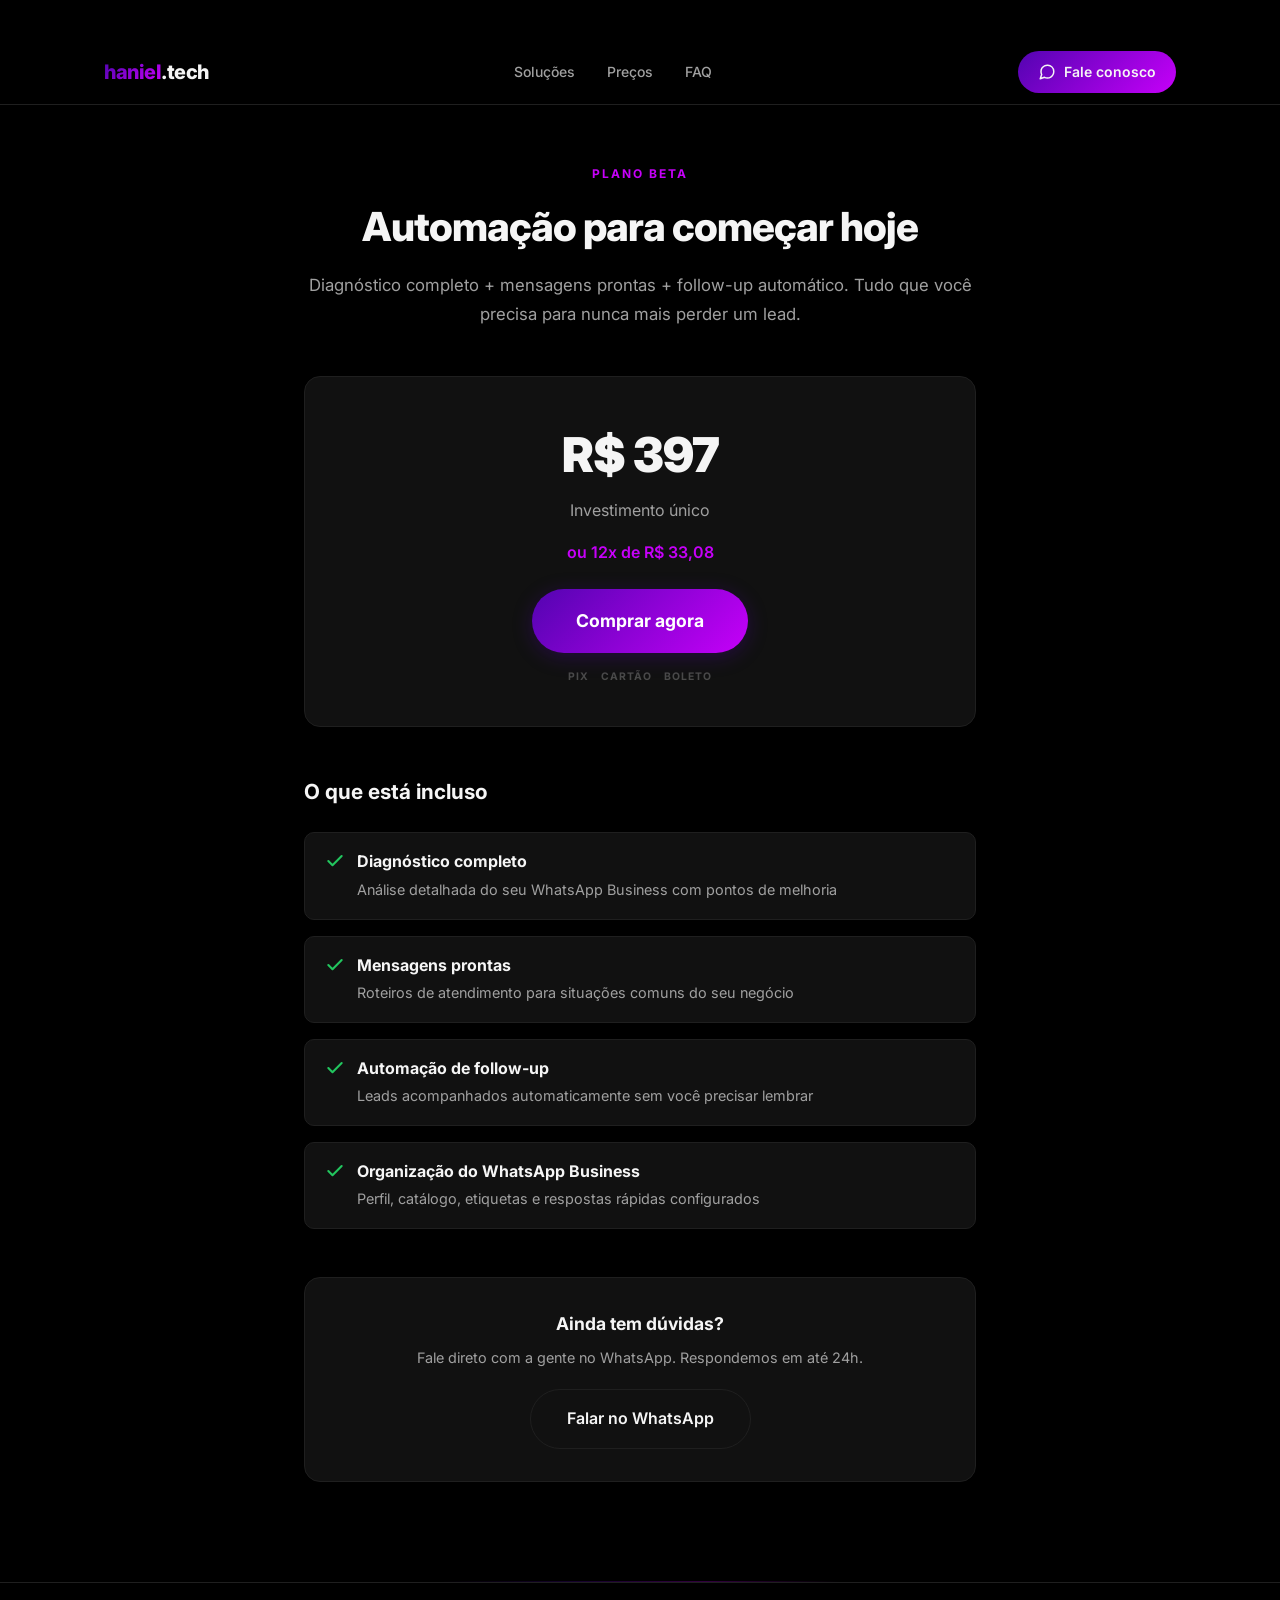
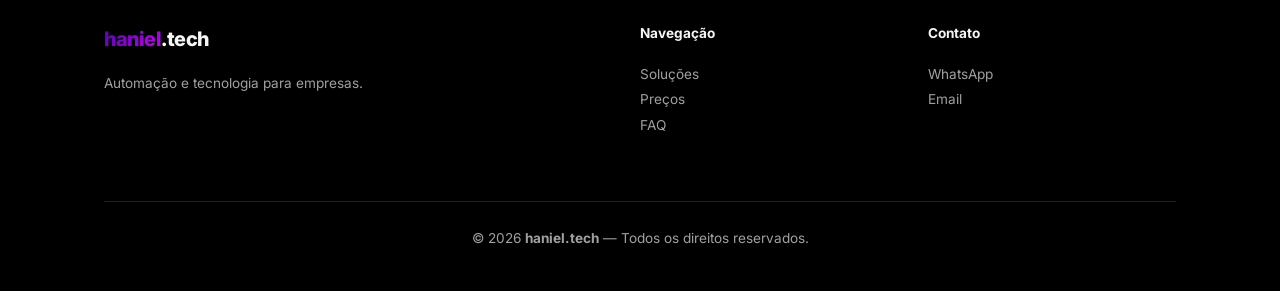
<file: beta.html>
<!DOCTYPE html>
<html lang="pt-BR">
<head>
  <meta charset="UTF-8">
  <meta name="viewport" content="width=device-width, initial-scale=1.0">
  <title>Plano Beta R$ 397 — haniel.tech</title>
  <meta name="description" content="Diagnóstico completo, mensagens prontas, automação de follow-up e organização do WhatsApp Business. Invista R$ 397 e transforme seu atendimento.">
  <link rel="preconnect" href="https://fonts.googleapis.com">
  <link rel="preconnect" href="https://fonts.gstatic.com" crossorigin>
  <link href="https://fonts.googleapis.com/css2?family=Inter:wght@400;600;700;800;900&display=swap" rel="stylesheet">
  <link rel="stylesheet" href="css/style.css">
</head>
<body>
  <header role="banner">
    <div class="container">
      <a href="/" class="logo"><span>haniel</span>.tech</a>
      <nav aria-label="Navegação principal">
        <ul class="nav-links">
          <li><a href="/#solucao">Soluções</a></li>
          <li><a href="/#precos">Preços</a></li>
          <li><a href="/#faq">FAQ</a></li>
        </ul>
      </nav>
      <a href="https://wa.me/5511999999999" target="_blank" rel="noopener" class="nav-whatsapp" aria-label="Fale conosco pelo WhatsApp">
        <svg width="18" height="18" viewBox="0 0 24 24" fill="none" stroke="currentColor" stroke-width="2" stroke-linecap="round" stroke-linejoin="round" aria-hidden="true"><path d="M21 11.5a8.38 8.38 0 0 1-.9 3.8 8.5 8.5 0 0 1-7.6 4.7 8.38 8.38 0 0 1-3.8-.9L3 21l1.9-5.7a8.38 8.38 0 0 1-.9-3.8 8.5 8.5 0 0 1 4.7-7.6 8.38 8.38 0 0 1 3.8-.9h.5a8.48 8.48 0 0 1 8 8v.5z"/></svg>
        <span>Fale conosco</span>
      </a>
    </div>
  </header>

  <section style="padding-top:120px;">
    <div class="container" style="max-width:720px;">
      <div style="text-align:center;margin-bottom:48px;">
        <span class="section-tag">Plano Beta</span>
        <h1 style="font-size:clamp(1.75rem,4vw,2.5rem);font-weight:800;letter-spacing:-1px;margin-bottom:12px;">Automação para começar hoje</h1>
        <p style="color:var(--text-muted);font-size:1.05rem;line-height:1.7;">Diagnóstico completo + mensagens prontas + follow-up automático. Tudo que você precisa para nunca mais perder um lead.</p>
      </div>

      <div style="background:var(--surface);border:1px solid var(--border);border-radius:var(--radius);padding:40px;text-align:center;margin-bottom:48px;">
        <div style="font-size:3rem;font-weight:900;letter-spacing:-1px;margin-bottom:4px;">R$ 397</div>
        <div style="color:var(--text-muted);margin-bottom:16px;">Investimento único</div>
        <div style="color:var(--gradient-2);font-weight:600;margin-bottom:24px;">ou 12x de R$ 33,08</div>
        <a href="https://pay.cakto.com.br/ibsa6rq_916035" class="btn-primary" style="font-size:1.1rem;padding:18px 44px;justify-content:center;">Comprar agora</a>
        <div class="payment-methods" style="margin-top:16px;">
          <span class="pm-label">PIX</span>
          <span class="pm-label">Cartão</span>
          <span class="pm-label">Boleto</span>
        </div>
      </div>

      <h2 style="font-size:1.3rem;font-weight:700;margin-bottom:24px;">O que está incluso</h2>
      <ul style="list-style:none;display:flex;flex-direction:column;gap:16px;">
        <li style="display:flex;align-items:flex-start;gap:12px;padding:16px 20px;background:var(--surface);border:1px solid var(--border);border-radius:var(--radius-sm);">
          <svg width="20" height="20" viewBox="0 0 24 24" fill="none" stroke="#22c55e" stroke-width="2.5" stroke-linecap="round" stroke-linejoin="round" style="flex-shrink:0;margin-top:2px;"><polyline points="20 6 9 17 4 12"/></svg>
          <div><strong style="display:block;margin-bottom:2px;">Diagnóstico completo</strong><span style="color:var(--text-muted);font-size:0.9rem;">Análise detalhada do seu WhatsApp Business com pontos de melhoria</span></div>
        </li>
        <li style="display:flex;align-items:flex-start;gap:12px;padding:16px 20px;background:var(--surface);border:1px solid var(--border);border-radius:var(--radius-sm);">
          <svg width="20" height="20" viewBox="0 0 24 24" fill="none" stroke="#22c55e" stroke-width="2.5" stroke-linecap="round" stroke-linejoin="round" style="flex-shrink:0;margin-top:2px;"><polyline points="20 6 9 17 4 12"/></svg>
          <div><strong style="display:block;margin-bottom:2px;">Mensagens prontas</strong><span style="color:var(--text-muted);font-size:0.9rem;">Roteiros de atendimento para situações comuns do seu negócio</span></div>
        </li>
        <li style="display:flex;align-items:flex-start;gap:12px;padding:16px 20px;background:var(--surface);border:1px solid var(--border);border-radius:var(--radius-sm);">
          <svg width="20" height="20" viewBox="0 0 24 24" fill="none" stroke="#22c55e" stroke-width="2.5" stroke-linecap="round" stroke-linejoin="round" style="flex-shrink:0;margin-top:2px;"><polyline points="20 6 9 17 4 12"/></svg>
          <div><strong style="display:block;margin-bottom:2px;">Automação de follow-up</strong><span style="color:var(--text-muted);font-size:0.9rem;">Leads acompanhados automaticamente sem você precisar lembrar</span></div>
        </li>
        <li style="display:flex;align-items:flex-start;gap:12px;padding:16px 20px;background:var(--surface);border:1px solid var(--border);border-radius:var(--radius-sm);">
          <svg width="20" height="20" viewBox="0 0 24 24" fill="none" stroke="#22c55e" stroke-width="2.5" stroke-linecap="round" stroke-linejoin="round" style="flex-shrink:0;margin-top:2px;"><polyline points="20 6 9 17 4 12"/></svg>
          <div><strong style="display:block;margin-bottom:2px;">Organização do WhatsApp Business</strong><span style="color:var(--text-muted);font-size:0.9rem;">Perfil, catálogo, etiquetas e respostas rápidas configurados</span></div>
        </li>
      </ul>

      <div style="background:var(--surface);border:1px solid var(--border);border-radius:var(--radius);padding:32px;text-align:center;margin-top:48px;">
        <h3 style="font-size:1.1rem;font-weight:700;margin-bottom:8px;">Ainda tem dúvidas?</h3>
        <p style="color:var(--text-muted);font-size:0.9rem;margin-bottom:20px;">Fale direto com a gente no WhatsApp. Respondemos em até 24h.</p>
        <a href="https://wa.me/5511999999999?text=Ol%C3%A1%2C%20quero%20saber%20mais%20sobre%20o%20Plano%20Beta%20de%20R%24%20397" target="_blank" rel="noopener" class="btn-secondary">Falar no WhatsApp</a>
      </div>
    </div>
  </section>

  <footer role="contentinfo">
    <div class="container">
      <div>
        <h4><span class="logo"><span>haniel</span>.tech</span></h4>
        <p>Automação e tecnologia para empresas.</p>
      </div>
      <div>
        <h4>Navegação</h4>
        <ul class="footer-links">
          <li><a href="/#solucao">Soluções</a></li>
          <li><a href="/#precos">Preços</a></li>
          <li><a href="/#faq">FAQ</a></li>
        </ul>
      </div>
      <div>
        <h4>Contato</h4>
        <ul class="footer-links">
          <li><a href="https://wa.me/5511999999999" target="_blank" rel="noopener">WhatsApp</a></li>
          <li><a href="mailto:hanielsilvasantos3@gmail.com">Email</a></li>
        </ul>
      </div>
      <div class="footer-bottom">
        <p>&copy; 2026 <strong>haniel.tech</strong> — Todos os direitos reservados.</p>
      </div>
    </div>
  </footer>
</body>
</html>
</file>
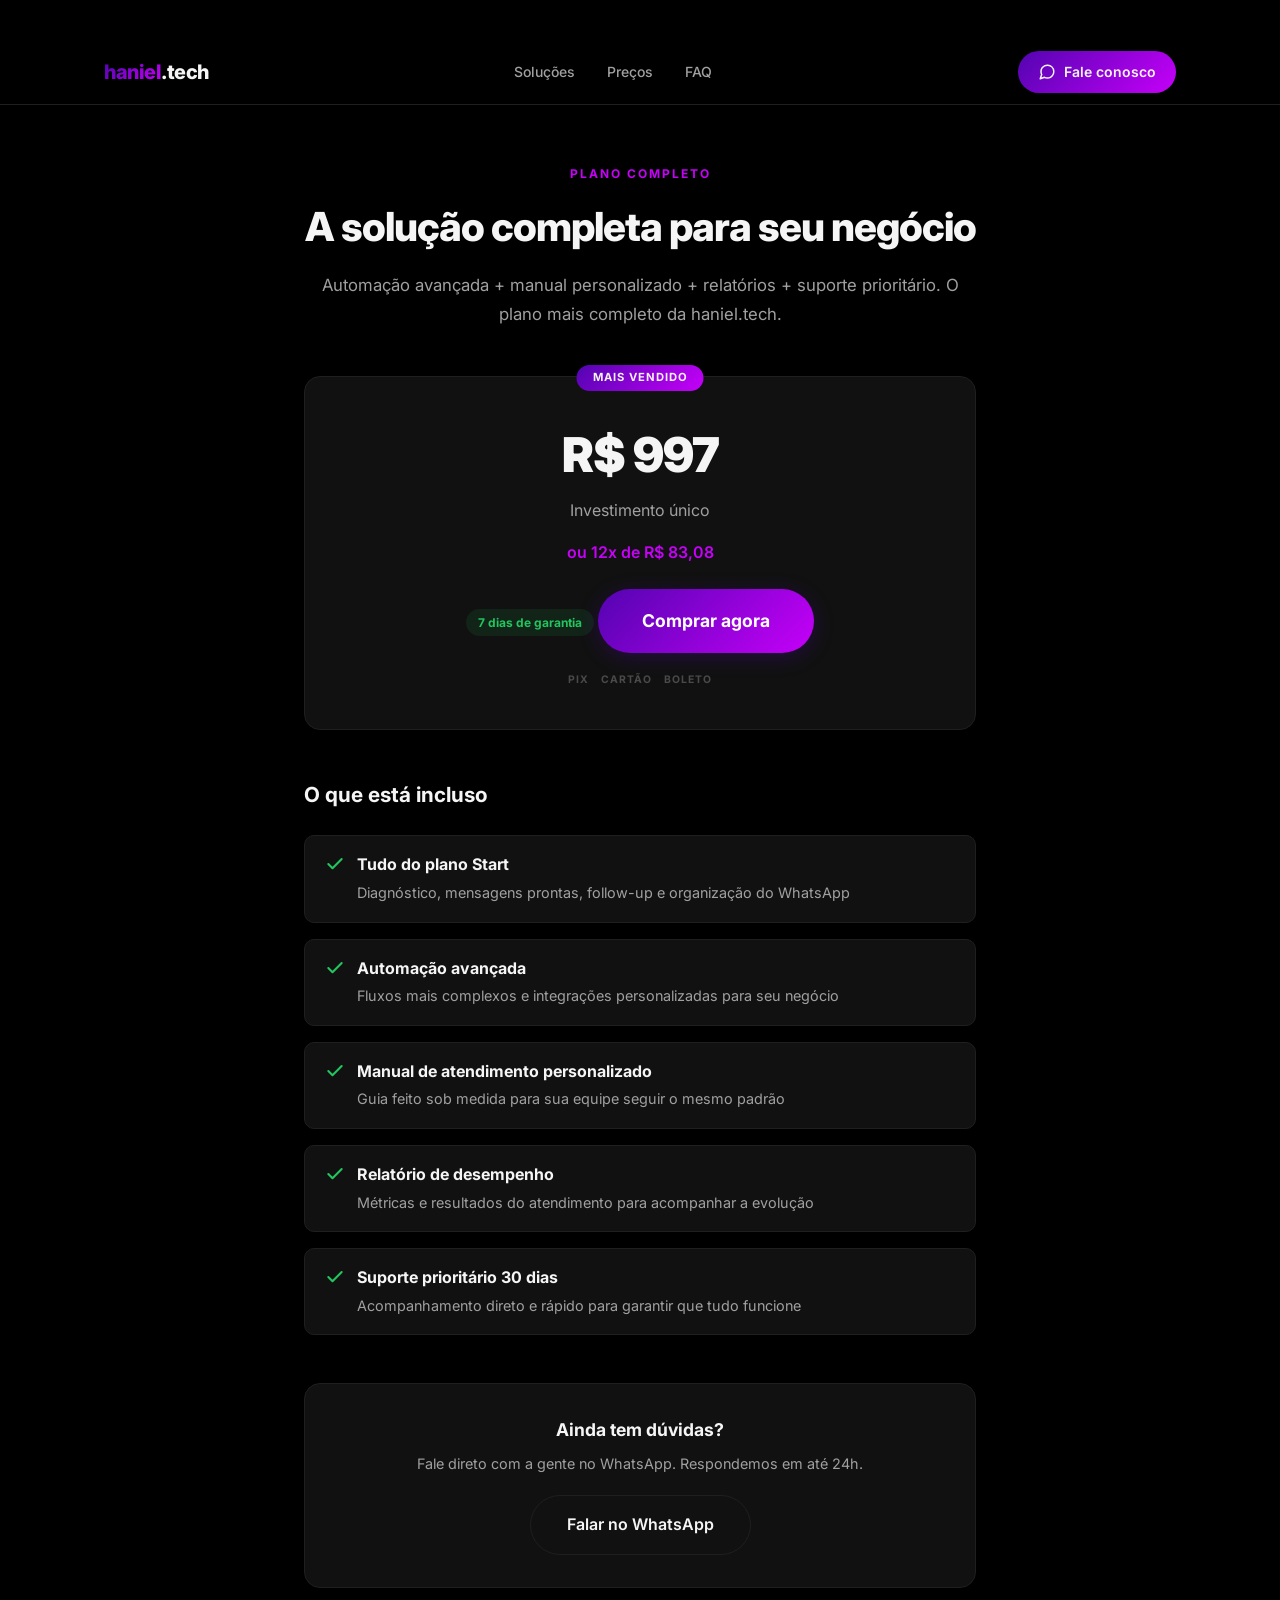
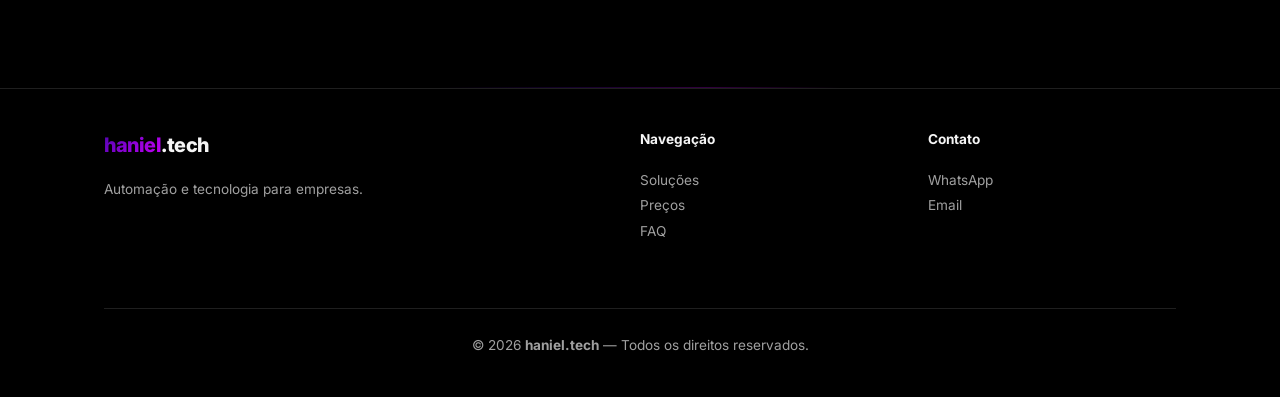
<file: completo.html>
<!DOCTYPE html>
<html lang="pt-BR">
<head>
  <meta charset="UTF-8">
  <meta name="viewport" content="width=device-width, initial-scale=1.0">
  <title>Plano Completo R$ 997 — haniel.tech</title>
  <meta name="description" content="Tudo do Start + automação avançada + manual personalizado + relatório + suporte prioritário. 7 dias de garantia. Invista R$ 997.">
  <link rel="preconnect" href="https://fonts.googleapis.com">
  <link rel="preconnect" href="https://fonts.gstatic.com" crossorigin>
  <link href="https://fonts.googleapis.com/css2?family=Inter:wght@400;600;700;800;900&display=swap" rel="stylesheet">
  <link rel="stylesheet" href="css/style.css">
</head>
<body>
  <header role="banner">
    <div class="container">
      <a href="/" class="logo"><span>haniel</span>.tech</a>
      <nav aria-label="Navegação principal">
        <ul class="nav-links">
          <li><a href="/#solucao">Soluções</a></li>
          <li><a href="/#precos">Preços</a></li>
          <li><a href="/#faq">FAQ</a></li>
        </ul>
      </nav>
      <a href="https://wa.me/5511999999999" target="_blank" rel="noopener" class="nav-whatsapp" aria-label="Fale conosco pelo WhatsApp">
        <svg width="18" height="18" viewBox="0 0 24 24" fill="none" stroke="currentColor" stroke-width="2" stroke-linecap="round" stroke-linejoin="round" aria-hidden="true"><path d="M21 11.5a8.38 8.38 0 0 1-.9 3.8 8.5 8.5 0 0 1-7.6 4.7 8.38 8.38 0 0 1-3.8-.9L3 21l1.9-5.7a8.38 8.38 0 0 1-.9-3.8 8.5 8.5 0 0 1 4.7-7.6 8.38 8.38 0 0 1 3.8-.9h.5a8.48 8.48 0 0 1 8 8v.5z"/></svg>
        <span>Fale conosco</span>
      </a>
    </div>
  </header>

  <section style="padding-top:120px;">
    <div class="container" style="max-width:720px;">
      <div style="text-align:center;margin-bottom:48px;">
        <span class="section-tag">Plano Completo</span>
        <h1 style="font-size:clamp(1.75rem,4vw,2.5rem);font-weight:800;letter-spacing:-1px;margin-bottom:12px;">A solução completa para seu negócio</h1>
        <p style="color:var(--text-muted);font-size:1.05rem;line-height:1.7;">Automação avançada + manual personalizado + relatórios + suporte prioritário. O plano mais completo da haniel.tech.</p>
      </div>

      <div style="background:var(--surface);border:1px solid var(--border);border-radius:var(--radius);padding:40px;text-align:center;margin-bottom:48px;position:relative;">
        <span style="position:absolute;top:-12px;left:50%;transform:translateX(-50%);padding:4px 16px;border-radius:100px;background:linear-gradient(135deg,var(--gradient-1),var(--gradient-2));font-size:0.7rem;font-weight:700;text-transform:uppercase;letter-spacing:1px;white-space:nowrap;">Mais vendido</span>
        <div style="font-size:3rem;font-weight:900;letter-spacing:-1px;margin-bottom:4px;">R$ 997</div>
        <div style="color:var(--text-muted);margin-bottom:16px;">Investimento único</div>
        <div style="color:var(--gradient-2);font-weight:600;margin-bottom:24px;">ou 12x de R$ 83,08</div>
        <span style="display:inline-flex;align-items:center;gap:4px;font-size:0.75rem;font-weight:700;color:#22c55e;padding:4px 12px;border-radius:100px;background:rgba(34,197,94,0.1);margin-bottom:20px;">7 dias de garantia</span>
        <a href="https://pay.cakto.com.br/er2ed8t_916038" class="btn-primary" style="font-size:1.1rem;padding:18px 44px;justify-content:center;">Comprar agora</a>
        <div class="payment-methods" style="margin-top:16px;">
          <span class="pm-label">PIX</span>
          <span class="pm-label">Cartão</span>
          <span class="pm-label">Boleto</span>
        </div>
      </div>

      <h2 style="font-size:1.3rem;font-weight:700;margin-bottom:24px;">O que está incluso</h2>
      <ul style="list-style:none;display:flex;flex-direction:column;gap:16px;">
        <li style="display:flex;align-items:flex-start;gap:12px;padding:16px 20px;background:var(--surface);border:1px solid var(--border);border-radius:var(--radius-sm);">
          <svg width="20" height="20" viewBox="0 0 24 24" fill="none" stroke="#22c55e" stroke-width="2.5" stroke-linecap="round" stroke-linejoin="round" style="flex-shrink:0;margin-top:2px;"><polyline points="20 6 9 17 4 12"/></svg>
          <div><strong style="display:block;margin-bottom:2px;">Tudo do plano Start</strong><span style="color:var(--text-muted);font-size:0.9rem;">Diagnóstico, mensagens prontas, follow-up e organização do WhatsApp</span></div>
        </li>
        <li style="display:flex;align-items:flex-start;gap:12px;padding:16px 20px;background:var(--surface);border:1px solid var(--border);border-radius:var(--radius-sm);">
          <svg width="20" height="20" viewBox="0 0 24 24" fill="none" stroke="#22c55e" stroke-width="2.5" stroke-linecap="round" stroke-linejoin="round" style="flex-shrink:0;margin-top:2px;"><polyline points="20 6 9 17 4 12"/></svg>
          <div><strong style="display:block;margin-bottom:2px;">Automação avançada</strong><span style="color:var(--text-muted);font-size:0.9rem;">Fluxos mais complexos e integrações personalizadas para seu negócio</span></div>
        </li>
        <li style="display:flex;align-items:flex-start;gap:12px;padding:16px 20px;background:var(--surface);border:1px solid var(--border);border-radius:var(--radius-sm);">
          <svg width="20" height="20" viewBox="0 0 24 24" fill="none" stroke="#22c55e" stroke-width="2.5" stroke-linecap="round" stroke-linejoin="round" style="flex-shrink:0;margin-top:2px;"><polyline points="20 6 9 17 4 12"/></svg>
          <div><strong style="display:block;margin-bottom:2px;">Manual de atendimento personalizado</strong><span style="color:var(--text-muted);font-size:0.9rem;">Guia feito sob medida para sua equipe seguir o mesmo padrão</span></div>
        </li>
        <li style="display:flex;align-items:flex-start;gap:12px;padding:16px 20px;background:var(--surface);border:1px solid var(--border);border-radius:var(--radius-sm);">
          <svg width="20" height="20" viewBox="0 0 24 24" fill="none" stroke="#22c55e" stroke-width="2.5" stroke-linecap="round" stroke-linejoin="round" style="flex-shrink:0;margin-top:2px;"><polyline points="20 6 9 17 4 12"/></svg>
          <div><strong style="display:block;margin-bottom:2px;">Relatório de desempenho</strong><span style="color:var(--text-muted);font-size:0.9rem;">Métricas e resultados do atendimento para acompanhar a evolução</span></div>
        </li>
        <li style="display:flex;align-items:flex-start;gap:12px;padding:16px 20px;background:var(--surface);border:1px solid var(--border);border-radius:var(--radius-sm);">
          <svg width="20" height="20" viewBox="0 0 24 24" fill="none" stroke="#22c55e" stroke-width="2.5" stroke-linecap="round" stroke-linejoin="round" style="flex-shrink:0;margin-top:2px;"><polyline points="20 6 9 17 4 12"/></svg>
          <div><strong style="display:block;margin-bottom:2px;">Suporte prioritário 30 dias</strong><span style="color:var(--text-muted);font-size:0.9rem;">Acompanhamento direto e rápido para garantir que tudo funcione</span></div>
        </li>
      </ul>

      <div style="background:var(--surface);border:1px solid var(--border);border-radius:var(--radius);padding:32px;text-align:center;margin-top:48px;">
        <h3 style="font-size:1.1rem;font-weight:700;margin-bottom:8px;">Ainda tem dúvidas?</h3>
        <p style="color:var(--text-muted);font-size:0.9rem;margin-bottom:20px;">Fale direto com a gente no WhatsApp. Respondemos em até 24h.</p>
        <a href="https://wa.me/5511999999999?text=Ol%C3%A1%2C%20quero%20saber%20mais%20sobre%20o%20Plano%20Completo%20de%20R%24%20997" target="_blank" rel="noopener" class="btn-secondary">Falar no WhatsApp</a>
      </div>
    </div>
  </section>

  <footer role="contentinfo">
    <div class="container">
      <div>
        <h4><span class="logo"><span>haniel</span>.tech</span></h4>
        <p>Automação e tecnologia para empresas.</p>
      </div>
      <div>
        <h4>Navegação</h4>
        <ul class="footer-links">
          <li><a href="/#solucao">Soluções</a></li>
          <li><a href="/#precos">Preços</a></li>
          <li><a href="/#faq">FAQ</a></li>
        </ul>
      </div>
      <div>
        <h4>Contato</h4>
        <ul class="footer-links">
          <li><a href="https://wa.me/5511999999999" target="_blank" rel="noopener">WhatsApp</a></li>
          <li><a href="mailto:contato@haniel.tech">Email</a></li>
        </ul>
      </div>
      <div class="footer-bottom">
        <p>&copy; 2026 <strong>haniel.tech</strong> — Todos os direitos reservados.</p>
      </div>
    </div>
  </footer>
</body>
</html>
</file>
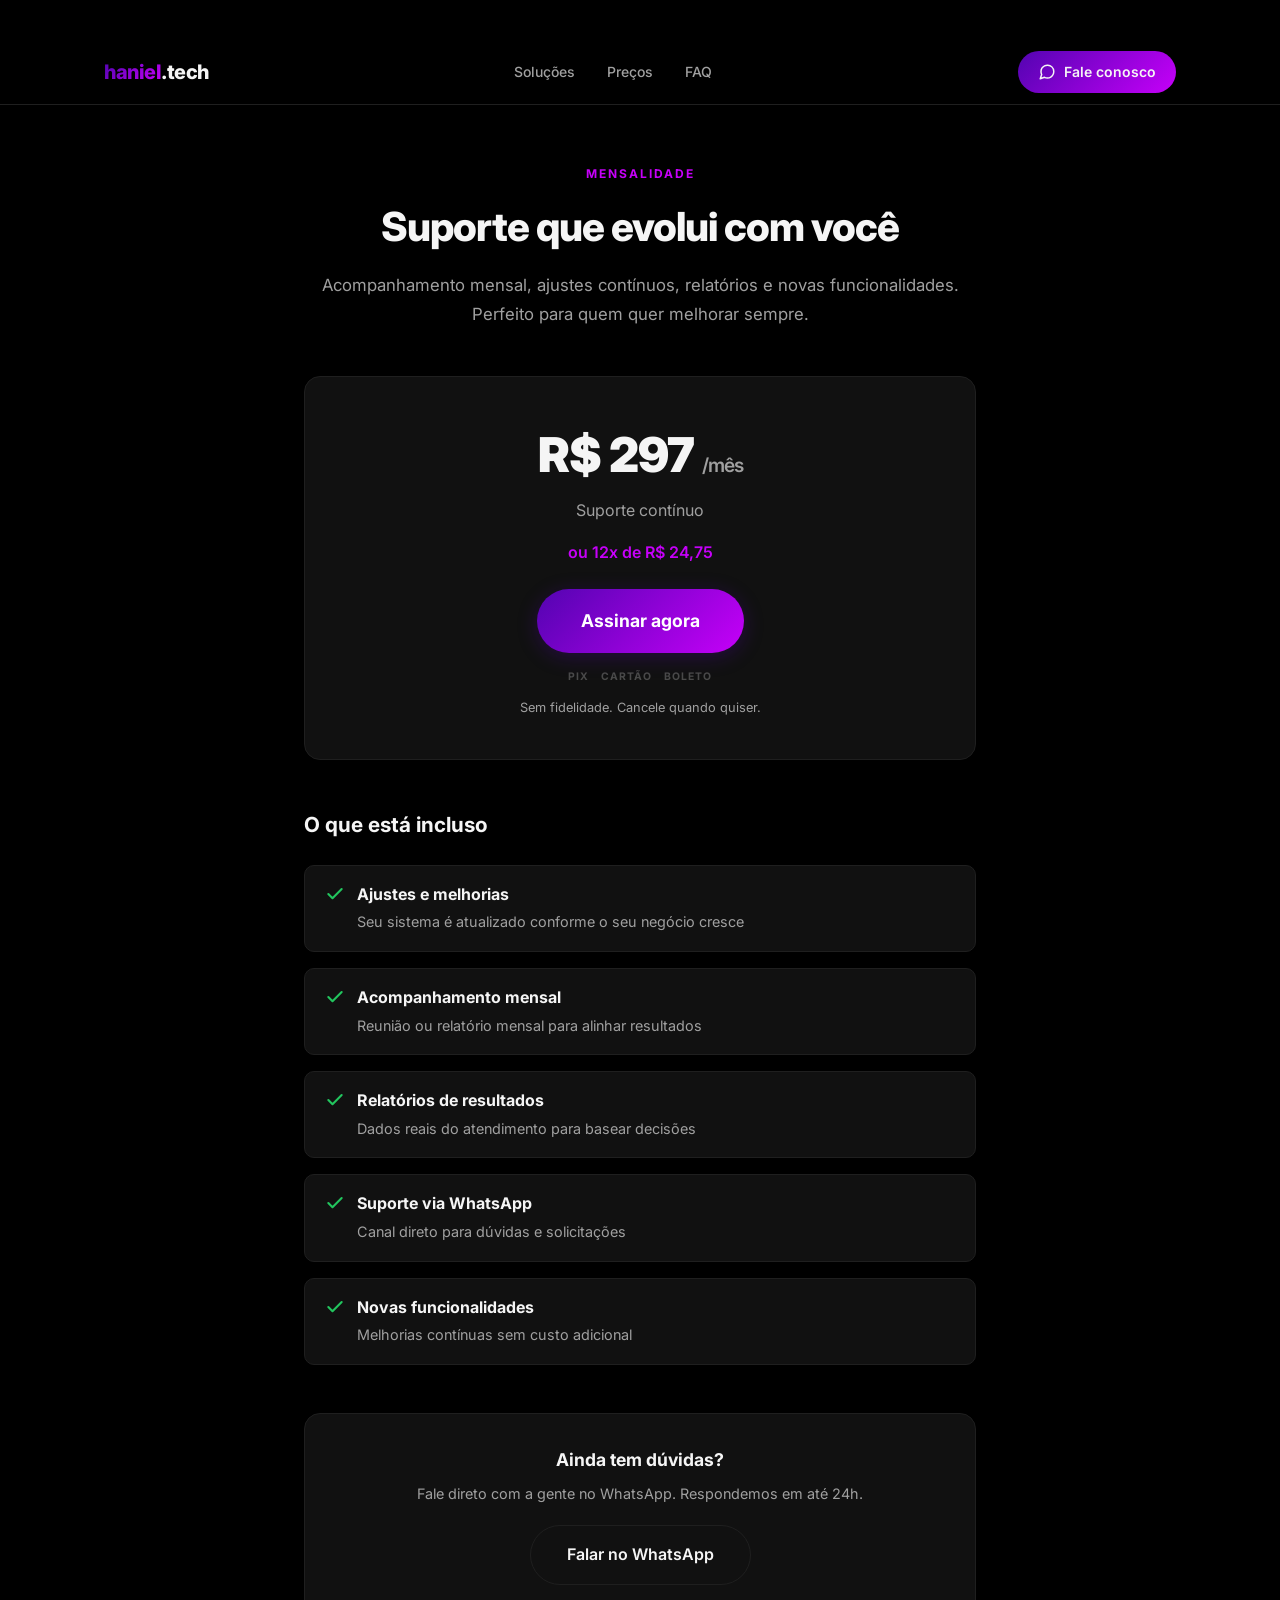
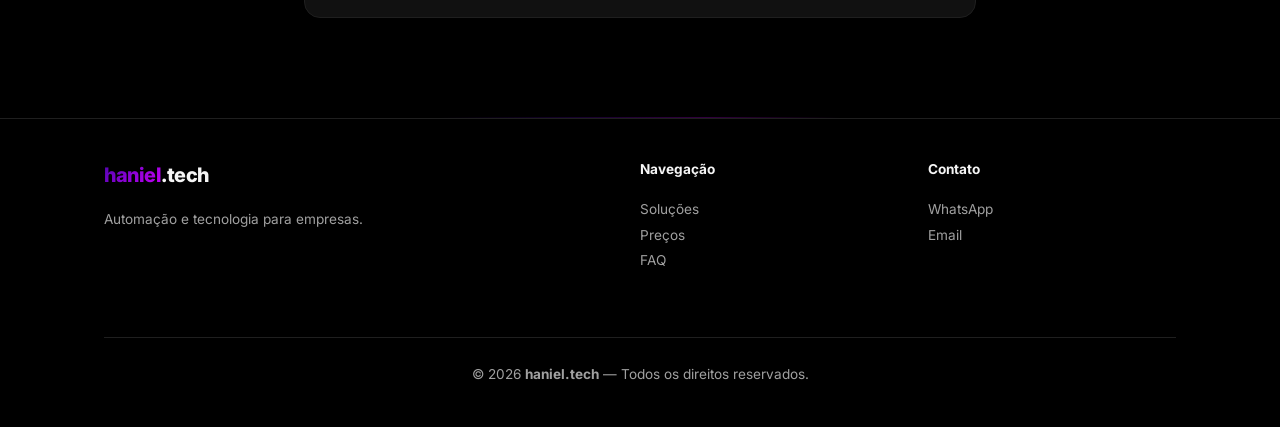
<file: mensalidade.html>
<!DOCTYPE html>
<html lang="pt-BR">
<head>
  <meta charset="UTF-8">
  <meta name="viewport" content="width=device-width, initial-scale=1.0">
  <title>Mensalidade R$ 297/mês — haniel.tech</title>
  <meta name="description" content="Suporte contínuo com ajustes, acompanhamento mensal, relatórios e novas funcionalidades. Invista R$ 297/mês. Cancele quando quiser.">
  <link rel="preconnect" href="https://fonts.googleapis.com">
  <link rel="preconnect" href="https://fonts.gstatic.com" crossorigin>
  <link href="https://fonts.googleapis.com/css2?family=Inter:wght@400;600;700;800;900&display=swap" rel="stylesheet">
  <link rel="stylesheet" href="css/style.css">
</head>
<body>
  <header role="banner">
    <div class="container">
      <a href="/" class="logo"><span>haniel</span>.tech</a>
      <nav aria-label="Navegação principal">
        <ul class="nav-links">
          <li><a href="/#solucao">Soluções</a></li>
          <li><a href="/#precos">Preços</a></li>
          <li><a href="/#faq">FAQ</a></li>
        </ul>
      </nav>
      <a href="https://wa.me/5511999999999" target="_blank" rel="noopener" class="nav-whatsapp" aria-label="Fale conosco pelo WhatsApp">
        <svg width="18" height="18" viewBox="0 0 24 24" fill="none" stroke="currentColor" stroke-width="2" stroke-linecap="round" stroke-linejoin="round" aria-hidden="true"><path d="M21 11.5a8.38 8.38 0 0 1-.9 3.8 8.5 8.5 0 0 1-7.6 4.7 8.38 8.38 0 0 1-3.8-.9L3 21l1.9-5.7a8.38 8.38 0 0 1-.9-3.8 8.5 8.5 0 0 1 4.7-7.6 8.38 8.38 0 0 1 3.8-.9h.5a8.48 8.48 0 0 1 8 8v.5z"/></svg>
        <span>Fale conosco</span>
      </a>
    </div>
  </header>

  <section style="padding-top:120px;">
    <div class="container" style="max-width:720px;">
      <div style="text-align:center;margin-bottom:48px;">
        <span class="section-tag">Mensalidade</span>
        <h1 style="font-size:clamp(1.75rem,4vw,2.5rem);font-weight:800;letter-spacing:-1px;margin-bottom:12px;">Suporte que evolui com você</h1>
        <p style="color:var(--text-muted);font-size:1.05rem;line-height:1.7;">Acompanhamento mensal, ajustes contínuos, relatórios e novas funcionalidades. Perfeito para quem quer melhorar sempre.</p>
      </div>

      <div style="background:var(--surface);border:1px solid var(--border);border-radius:var(--radius);padding:40px;text-align:center;margin-bottom:48px;">
        <div style="font-size:3rem;font-weight:900;letter-spacing:-1px;margin-bottom:4px;">R$ 297 <span style="font-size:1.2rem;font-weight:600;color:var(--text-muted);">/mês</span></div>
        <div style="color:var(--text-muted);margin-bottom:16px;">Suporte contínuo</div>
        <div style="color:var(--gradient-2);font-weight:600;margin-bottom:24px;">ou 12x de R$ 24,75</div>
        <a href="https://pay.cakto.com.br/kx6qcwp_916041" class="btn-primary" style="font-size:1.1rem;padding:18px 44px;justify-content:center;">Assinar agora</a>
        <div class="payment-methods" style="margin-top:16px;">
          <span class="pm-label">PIX</span>
          <span class="pm-label">Cartão</span>
          <span class="pm-label">Boleto</span>
        </div>
        <p style="color:var(--text-muted);font-size:0.8rem;margin-top:12px;">Sem fidelidade. Cancele quando quiser.</p>
      </div>

      <h2 style="font-size:1.3rem;font-weight:700;margin-bottom:24px;">O que está incluso</h2>
      <ul style="list-style:none;display:flex;flex-direction:column;gap:16px;">
        <li style="display:flex;align-items:flex-start;gap:12px;padding:16px 20px;background:var(--surface);border:1px solid var(--border);border-radius:var(--radius-sm);">
          <svg width="20" height="20" viewBox="0 0 24 24" fill="none" stroke="#22c55e" stroke-width="2.5" stroke-linecap="round" stroke-linejoin="round" style="flex-shrink:0;margin-top:2px;"><polyline points="20 6 9 17 4 12"/></svg>
          <div><strong style="display:block;margin-bottom:2px;">Ajustes e melhorias</strong><span style="color:var(--text-muted);font-size:0.9rem;">Seu sistema é atualizado conforme o seu negócio cresce</span></div>
        </li>
        <li style="display:flex;align-items:flex-start;gap:12px;padding:16px 20px;background:var(--surface);border:1px solid var(--border);border-radius:var(--radius-sm);">
          <svg width="20" height="20" viewBox="0 0 24 24" fill="none" stroke="#22c55e" stroke-width="2.5" stroke-linecap="round" stroke-linejoin="round" style="flex-shrink:0;margin-top:2px;"><polyline points="20 6 9 17 4 12"/></svg>
          <div><strong style="display:block;margin-bottom:2px;">Acompanhamento mensal</strong><span style="color:var(--text-muted);font-size:0.9rem;">Reunião ou relatório mensal para alinhar resultados</span></div>
        </li>
        <li style="display:flex;align-items:flex-start;gap:12px;padding:16px 20px;background:var(--surface);border:1px solid var(--border);border-radius:var(--radius-sm);">
          <svg width="20" height="20" viewBox="0 0 24 24" fill="none" stroke="#22c55e" stroke-width="2.5" stroke-linecap="round" stroke-linejoin="round" style="flex-shrink:0;margin-top:2px;"><polyline points="20 6 9 17 4 12"/></svg>
          <div><strong style="display:block;margin-bottom:2px;">Relatórios de resultados</strong><span style="color:var(--text-muted);font-size:0.9rem;">Dados reais do atendimento para basear decisões</span></div>
        </li>
        <li style="display:flex;align-items:flex-start;gap:12px;padding:16px 20px;background:var(--surface);border:1px solid var(--border);border-radius:var(--radius-sm);">
          <svg width="20" height="20" viewBox="0 0 24 24" fill="none" stroke="#22c55e" stroke-width="2.5" stroke-linecap="round" stroke-linejoin="round" style="flex-shrink:0;margin-top:2px;"><polyline points="20 6 9 17 4 12"/></svg>
          <div><strong style="display:block;margin-bottom:2px;">Suporte via WhatsApp</strong><span style="color:var(--text-muted);font-size:0.9rem;">Canal direto para dúvidas e solicitações</span></div>
        </li>
        <li style="display:flex;align-items:flex-start;gap:12px;padding:16px 20px;background:var(--surface);border:1px solid var(--border);border-radius:var(--radius-sm);">
          <svg width="20" height="20" viewBox="0 0 24 24" fill="none" stroke="#22c55e" stroke-width="2.5" stroke-linecap="round" stroke-linejoin="round" style="flex-shrink:0;margin-top:2px;"><polyline points="20 6 9 17 4 12"/></svg>
          <div><strong style="display:block;margin-bottom:2px;">Novas funcionalidades</strong><span style="color:var(--text-muted);font-size:0.9rem;">Melhorias contínuas sem custo adicional</span></div>
        </li>
      </ul>

      <div style="background:var(--surface);border:1px solid var(--border);border-radius:var(--radius);padding:32px;text-align:center;margin-top:48px;">
        <h3 style="font-size:1.1rem;font-weight:700;margin-bottom:8px;">Ainda tem dúvidas?</h3>
        <p style="color:var(--text-muted);font-size:0.9rem;margin-bottom:20px;">Fale direto com a gente no WhatsApp. Respondemos em até 24h.</p>
        <a href="https://wa.me/5511999999999?text=Ol%C3%A1%2C%20quero%20saber%20mais%20sobre%20a%20Mensalidade%20de%20R%24%20297" target="_blank" rel="noopener" class="btn-secondary">Falar no WhatsApp</a>
      </div>
    </div>
  </section>

  <footer role="contentinfo">
    <div class="container">
      <div>
        <h4><span class="logo"><span>haniel</span>.tech</span></h4>
        <p>Automação e tecnologia para empresas.</p>
      </div>
      <div>
        <h4>Navegação</h4>
        <ul class="footer-links">
          <li><a href="/#solucao">Soluções</a></li>
          <li><a href="/#precos">Preços</a></li>
          <li><a href="/#faq">FAQ</a></li>
        </ul>
      </div>
      <div>
        <h4>Contato</h4>
        <ul class="footer-links">
          <li><a href="https://wa.me/5511999999999" target="_blank" rel="noopener">WhatsApp</a></li>
          <li><a href="mailto:contato@haniel.tech">Email</a></li>
        </ul>
      </div>
      <div class="footer-bottom">
        <p>&copy; 2026 <strong>haniel.tech</strong> — Todos os direitos reservados.</p>
      </div>
    </div>
  </footer>
</body>
</html>
</file>
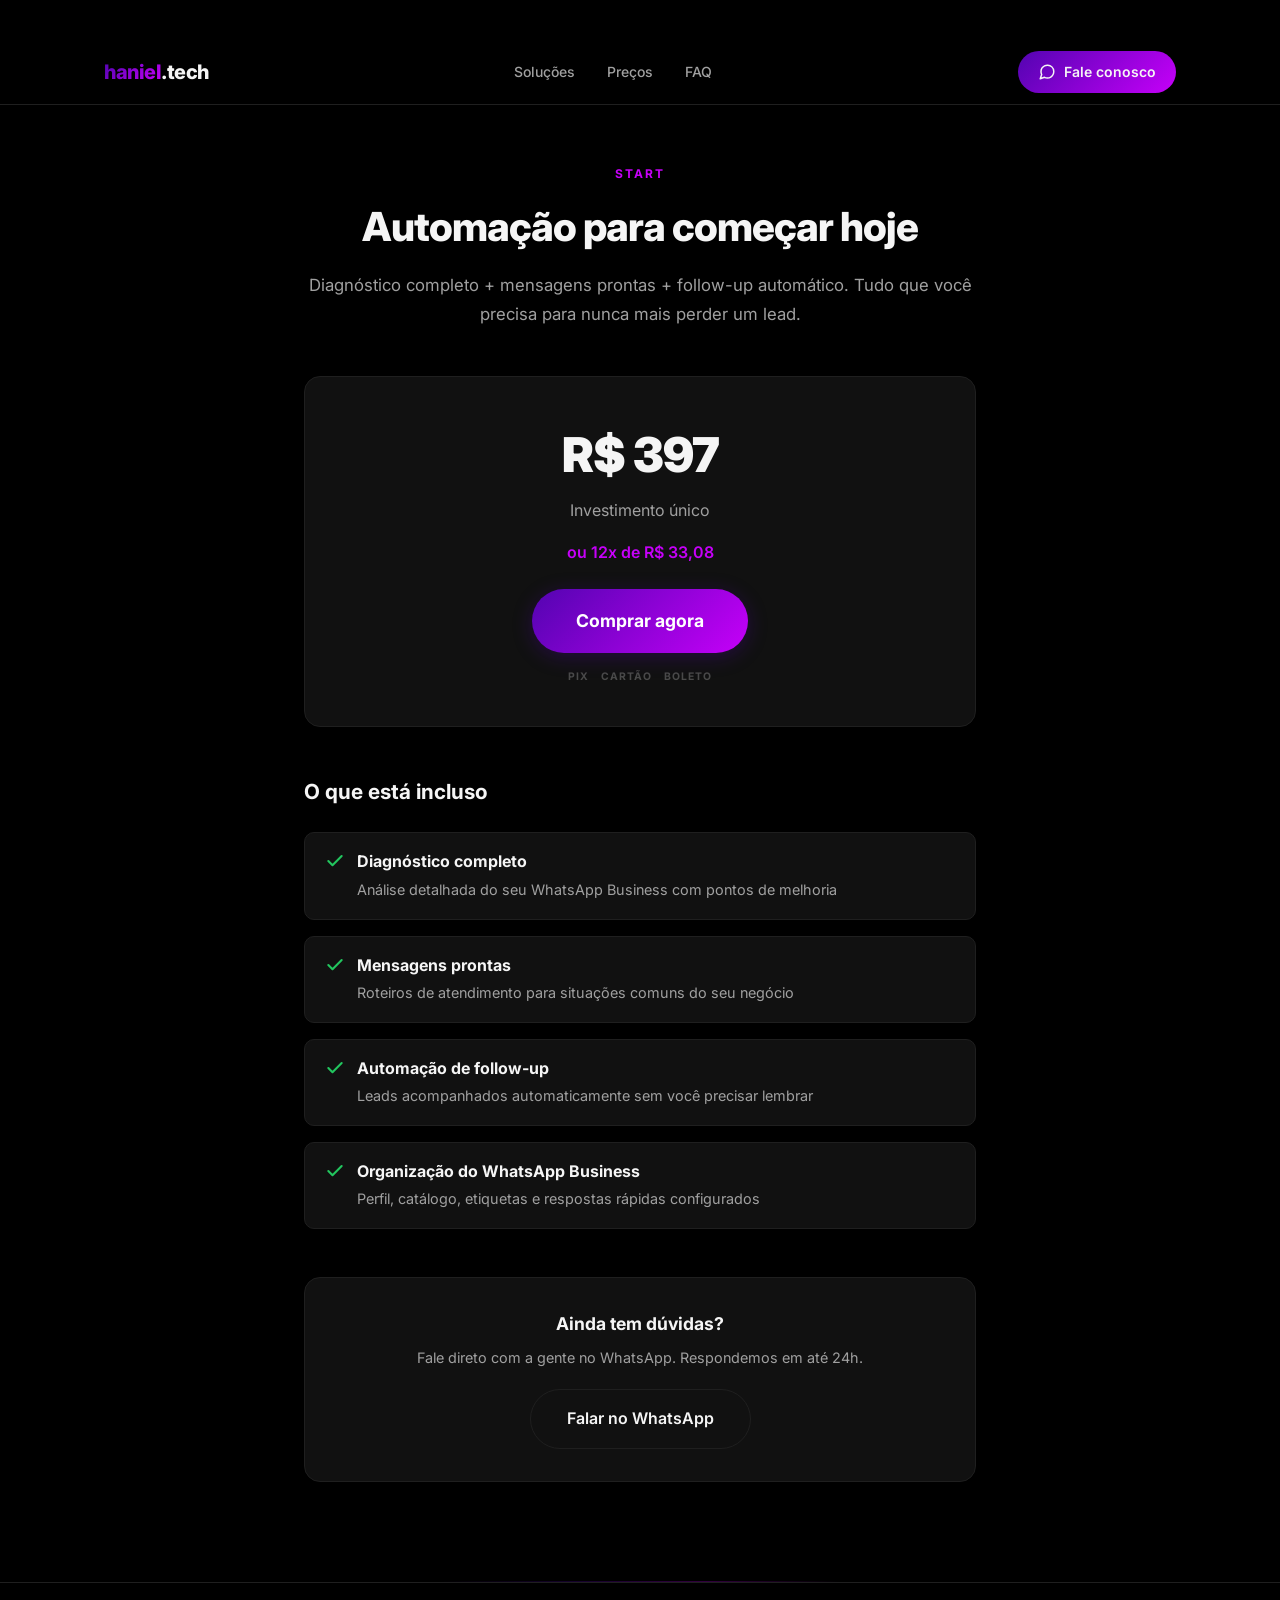
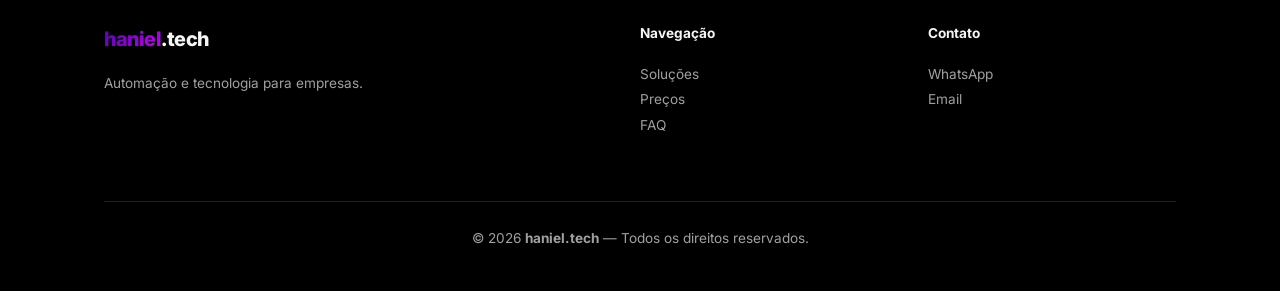
<file: start.html>
<!DOCTYPE html>
<html lang="pt-BR">
<head>
  <meta charset="UTF-8">
  <meta name="viewport" content="width=device-width, initial-scale=1.0">
  <title>Start R$ 397 — haniel.tech</title>
  <meta name="description" content="Diagnóstico completo, mensagens prontas, automação de follow-up e organização do WhatsApp Business. Invista R$ 397 e transforme seu atendimento.">
  <link rel="preconnect" href="https://fonts.googleapis.com">
  <link rel="preconnect" href="https://fonts.gstatic.com" crossorigin>
  <link href="https://fonts.googleapis.com/css2?family=Inter:wght@400;600;700;800;900&display=swap" rel="stylesheet">
  <link rel="stylesheet" href="css/style.css">
</head>
<body>
  <header role="banner">
    <div class="container">
      <a href="/" class="logo"><span>haniel</span>.tech</a>
      <nav aria-label="Navegação principal">
        <ul class="nav-links">
          <li><a href="/#solucao">Soluções</a></li>
          <li><a href="/#precos">Preços</a></li>
          <li><a href="/#faq">FAQ</a></li>
        </ul>
      </nav>
      <a href="https://wa.me/5511999999999" target="_blank" rel="noopener" class="nav-whatsapp" aria-label="Fale conosco pelo WhatsApp">
        <svg width="18" height="18" viewBox="0 0 24 24" fill="none" stroke="currentColor" stroke-width="2" stroke-linecap="round" stroke-linejoin="round" aria-hidden="true"><path d="M21 11.5a8.38 8.38 0 0 1-.9 3.8 8.5 8.5 0 0 1-7.6 4.7 8.38 8.38 0 0 1-3.8-.9L3 21l1.9-5.7a8.38 8.38 0 0 1-.9-3.8 8.5 8.5 0 0 1 4.7-7.6 8.38 8.38 0 0 1 3.8-.9h.5a8.48 8.48 0 0 1 8 8v.5z"/></svg>
        <span>Fale conosco</span>
      </a>
    </div>
  </header>

  <section style="padding-top:120px;">
    <div class="container" style="max-width:720px;">
      <div style="text-align:center;margin-bottom:48px;">
        <span class="section-tag">Start</span>
        <h1 style="font-size:clamp(1.75rem,4vw,2.5rem);font-weight:800;letter-spacing:-1px;margin-bottom:12px;">Automação para começar hoje</h1>
        <p style="color:var(--text-muted);font-size:1.05rem;line-height:1.7;">Diagnóstico completo + mensagens prontas + follow-up automático. Tudo que você precisa para nunca mais perder um lead.</p>
      </div>

      <div style="background:var(--surface);border:1px solid var(--border);border-radius:var(--radius);padding:40px;text-align:center;margin-bottom:48px;">
        <div style="font-size:3rem;font-weight:900;letter-spacing:-1px;margin-bottom:4px;">R$ 397</div>
        <div style="color:var(--text-muted);margin-bottom:16px;">Investimento único</div>
        <div style="color:var(--gradient-2);font-weight:600;margin-bottom:24px;">ou 12x de R$ 33,08</div>
        <a href="https://pay.cakto.com.br/ibsa6rq_916035" class="btn-primary" style="font-size:1.1rem;padding:18px 44px;justify-content:center;">Comprar agora</a>
        <div class="payment-methods" style="margin-top:16px;">
          <span class="pm-label">PIX</span>
          <span class="pm-label">Cartão</span>
          <span class="pm-label">Boleto</span>
        </div>
      </div>

      <h2 style="font-size:1.3rem;font-weight:700;margin-bottom:24px;">O que está incluso</h2>
      <ul style="list-style:none;display:flex;flex-direction:column;gap:16px;">
        <li style="display:flex;align-items:flex-start;gap:12px;padding:16px 20px;background:var(--surface);border:1px solid var(--border);border-radius:var(--radius-sm);">
          <svg width="20" height="20" viewBox="0 0 24 24" fill="none" stroke="#22c55e" stroke-width="2.5" stroke-linecap="round" stroke-linejoin="round" style="flex-shrink:0;margin-top:2px;"><polyline points="20 6 9 17 4 12"/></svg>
          <div><strong style="display:block;margin-bottom:2px;">Diagnóstico completo</strong><span style="color:var(--text-muted);font-size:0.9rem;">Análise detalhada do seu WhatsApp Business com pontos de melhoria</span></div>
        </li>
        <li style="display:flex;align-items:flex-start;gap:12px;padding:16px 20px;background:var(--surface);border:1px solid var(--border);border-radius:var(--radius-sm);">
          <svg width="20" height="20" viewBox="0 0 24 24" fill="none" stroke="#22c55e" stroke-width="2.5" stroke-linecap="round" stroke-linejoin="round" style="flex-shrink:0;margin-top:2px;"><polyline points="20 6 9 17 4 12"/></svg>
          <div><strong style="display:block;margin-bottom:2px;">Mensagens prontas</strong><span style="color:var(--text-muted);font-size:0.9rem;">Roteiros de atendimento para situações comuns do seu negócio</span></div>
        </li>
        <li style="display:flex;align-items:flex-start;gap:12px;padding:16px 20px;background:var(--surface);border:1px solid var(--border);border-radius:var(--radius-sm);">
          <svg width="20" height="20" viewBox="0 0 24 24" fill="none" stroke="#22c55e" stroke-width="2.5" stroke-linecap="round" stroke-linejoin="round" style="flex-shrink:0;margin-top:2px;"><polyline points="20 6 9 17 4 12"/></svg>
          <div><strong style="display:block;margin-bottom:2px;">Automação de follow-up</strong><span style="color:var(--text-muted);font-size:0.9rem;">Leads acompanhados automaticamente sem você precisar lembrar</span></div>
        </li>
        <li style="display:flex;align-items:flex-start;gap:12px;padding:16px 20px;background:var(--surface);border:1px solid var(--border);border-radius:var(--radius-sm);">
          <svg width="20" height="20" viewBox="0 0 24 24" fill="none" stroke="#22c55e" stroke-width="2.5" stroke-linecap="round" stroke-linejoin="round" style="flex-shrink:0;margin-top:2px;"><polyline points="20 6 9 17 4 12"/></svg>
          <div><strong style="display:block;margin-bottom:2px;">Organização do WhatsApp Business</strong><span style="color:var(--text-muted);font-size:0.9rem;">Perfil, catálogo, etiquetas e respostas rápidas configurados</span></div>
        </li>
      </ul>

      <div style="background:var(--surface);border:1px solid var(--border);border-radius:var(--radius);padding:32px;text-align:center;margin-top:48px;">
        <h3 style="font-size:1.1rem;font-weight:700;margin-bottom:8px;">Ainda tem dúvidas?</h3>
        <p style="color:var(--text-muted);font-size:0.9rem;margin-bottom:20px;">Fale direto com a gente no WhatsApp. Respondemos em até 24h.</p>
        <a href="https://wa.me/5511999999999?text=Ol%C3%A1%2C%20quero%20saber%20mais%20sobre%20o%20Plano%20Start%20de%20R%24%20397" target="_blank" rel="noopener" class="btn-secondary">Falar no WhatsApp</a>
      </div>
    </div>
  </section>

  <footer role="contentinfo">
    <div class="container">
      <div>
        <h4><span class="logo"><span>haniel</span>.tech</span></h4>
        <p>Automação e tecnologia para empresas.</p>
      </div>
      <div>
        <h4>Navegação</h4>
        <ul class="footer-links">
          <li><a href="/#solucao">Soluções</a></li>
          <li><a href="/#precos">Preços</a></li>
          <li><a href="/#faq">FAQ</a></li>
        </ul>
      </div>
      <div>
        <h4>Contato</h4>
        <ul class="footer-links">
          <li><a href="https://wa.me/5511999999999" target="_blank" rel="noopener">WhatsApp</a></li>
          <li><a href="mailto:contato@haniel.tech">Email</a></li>
        </ul>
      </div>
      <div class="footer-bottom">
        <p>&copy; 2026 <strong>haniel.tech</strong> — Todos os direitos reservados.</p>
      </div>
    </div>
  </footer>
</body>
</html>
</file>
<file: css/style.css>
*, *::before, *::after {
  margin: 0;
  padding: 0;
  box-sizing: border-box;
}

:root {
  --bg: #000000;
  --surface: #111111;
  --surface-hover: #1a1a1a;
  --border: #1f1f1f;
  --text: #f5f5f5;
  --text-muted: #a0a0a0;
  --gradient-1: #5304b1;
  --gradient-2: #c600f9;
  --radius: 16px;
  --radius-sm: 10px;
  --transition: 0.3s cubic-bezier(0.4, 0, 0.2, 1);
}

html {
  scroll-behavior: smooth;
  font-size: 16px;
}

body {
  font-family: 'Inter', -apple-system, BlinkMacSystemFont, sans-serif;
  background: var(--bg);
  color: var(--text);
  line-height: 1.6;
  -webkit-font-smoothing: antialiased;
  overflow-x: hidden;
  padding-top: 40px;
}

a { color: inherit; text-decoration: none; }
img { max-width: 100%; display: block; }

:focus-visible {
  outline: 2px solid var(--gradient-2);
  outline-offset: 3px;
}

.container {
  max-width: 1120px;
  margin: 0 auto;
  padding: 0 24px;
}

::selection {
  background: rgba(83, 4, 177, 0.4);
  color: #fff;
}

/* ===== SCROLLBAR ===== */
::-webkit-scrollbar { width: 6px; }
::-webkit-scrollbar-track { background: var(--bg); }
::-webkit-scrollbar-thumb { background: #2a2a2a; border-radius: 3px; }
::-webkit-scrollbar-thumb:hover { background: #444; }
html { scrollbar-color: #2a2a2a var(--bg); scrollbar-width: thin; }

/* Canvas de partículas */
#particles-canvas {
  position: fixed;
  top: 0;
  left: 0;
  width: 100%;
  height: 100%;
  z-index: 0;
  pointer-events: none;
}

/* ===== LAUNCH BAR ===== */
.launch-bar {
  position: fixed;
  top: 0;
  left: 0;
  right: 0;
  z-index: 101;
  height: 40px;
  display: flex;
  align-items: center;
  justify-content: center;
  gap: 8px;
  background: linear-gradient(90deg, var(--gradient-1), var(--gradient-2));
  font-size: 0.8rem;
  font-weight: 700;
  color: #fff;
  transition: transform 0.4s ease;
}

.launch-bar.hidden {
  transform: translateY(-100%);
}

.launch-close {
  position: absolute;
  right: 16px;
  top: 50%;
  transform: translateY(-50%);
  background: none;
  border: none;
  color: #fff;
  font-size: 1.2rem;
  cursor: pointer;
  opacity: 0.8;
  transition: opacity 0.2s;
  font-family: inherit;
  line-height: 1;
}

.launch-close:hover { opacity: 1; }

/* ===== HEADER ===== */
header {
  position: fixed;
  top: 40px;
  left: 0;
  right: 0;
  z-index: 100;
  background: rgba(0, 0, 0, 0.85);
  backdrop-filter: blur(14px);
  -webkit-backdrop-filter: blur(14px);
  border-bottom: 1px solid var(--border);
  transition: top 0.4s ease, border-color var(--transition);
}

header .container {
  display: flex;
  align-items: center;
  justify-content: space-between;
  height: 64px;
}

.logo {
  font-size: 1.25rem;
  font-weight: 800;
  letter-spacing: -0.5px;
}

.logo span {
  color: #5304b1;
  background: linear-gradient(135deg, var(--gradient-1), var(--gradient-2));
  -webkit-background-clip: text;
  -webkit-text-fill-color: transparent;
  background-clip: text;
}

.nav-links {
  display: flex;
  align-items: center;
  gap: 32px;
  list-style: none;
}

.nav-links a {
  font-size: 0.875rem;
  font-weight: 500;
  color: var(--text-muted);
  transition: color var(--transition);
}

.nav-links a:hover { color: var(--text); }

.nav-whatsapp {
  display: inline-flex;
  align-items: center;
  gap: 8px;
  padding: 10px 20px;
  border-radius: 100px;
  background: linear-gradient(135deg, var(--gradient-1), var(--gradient-2));
  font-size: 0.875rem;
  font-weight: 600;
  transition: opacity 0.2s, transform 0.2s;
  white-space: nowrap;
}

.nav-whatsapp:hover { opacity: 0.9; transform: scale(1.02); }

/* ===== FLOATING WHATSAPP ===== */
.whatsapp-float {
  position: fixed;
  bottom: 80px;
  right: 24px;
  z-index: 99;
  width: 56px;
  height: 56px;
  border-radius: 50%;
  background: #25D366;
  display: flex;
  align-items: center;
  justify-content: center;
  box-shadow: 0 4px 20px rgba(37, 211, 102, 0.4);
  transition: transform 0.2s, box-shadow 0.2s;
  animation: pulse-whatsapp 2.5s infinite;
}

.whatsapp-float:hover {
  transform: scale(1.1);
  box-shadow: 0 6px 28px rgba(37, 211, 102, 0.55);
}

.whatsapp-float svg {
  width: 26px;
  height: 26px;
  fill: #fff;
}

@keyframes pulse-whatsapp {
  0%, 100% { box-shadow: 0 4px 20px rgba(37, 211, 102, 0.4); }
  50% { box-shadow: 0 4px 30px rgba(37, 211, 102, 0.65); }
}

/* ===== SECTION DIVIDER ===== */
section:not(#hero):not(#contato):not(#cta-final)::after {
  content: '';
  position: absolute;
  bottom: 0;
  left: 50%;
  transform: translateX(-50%);
  width: 70%;
  max-width: 400px;
  height: 1px;
  background: linear-gradient(90deg, transparent, rgba(83, 4, 177, 0.25), rgba(198, 0, 249, 0.25), transparent);
  pointer-events: none;
}

/* ===== SECTIONS ===== */
section {
  padding: 100px 0;
  position: relative;
  z-index: 1;
}

.section-tag {
  display: inline-block;
  font-size: 0.75rem;
  font-weight: 700;
  text-transform: uppercase;
  letter-spacing: 2px;
  color: var(--gradient-2);
  margin-bottom: 12px;
}

.section-title {
  font-size: clamp(1.75rem, 4vw, 2.5rem);
  font-weight: 800;
  letter-spacing: -1px;
  margin-bottom: 16px;
}

.section-desc {
  color: var(--text-muted);
  font-size: 1.05rem;
  max-width: 560px;
}

/* ===== HERO ===== */
#hero {
  min-height: 100vh;
  display: flex;
  align-items: center;
  position: relative;
  overflow: hidden;
  padding-top: 64px;
  z-index: 1;
}

/* Grid sutil tech */
#hero::before {
  content: '';
  position: absolute;
  inset: 0;
  background-image:
    linear-gradient(45deg, rgba(83, 4, 177, 0.02) 1px, transparent 1px),
    linear-gradient(-45deg, rgba(198, 0, 249, 0.02) 1px, transparent 1px);
  background-size: 60px 60px;
  animation: gridPan 30s linear infinite;
  pointer-events: none;
  z-index: 0;
}

/* Orbes pulsantes */
#hero::after {
  content: '';
  position: absolute;
  top: -30%;
  right: -15%;
  width: 600px;
  height: 600px;
  background: radial-gradient(circle, rgba(83, 4, 177, 0.1), transparent 70%);
  pointer-events: none;
  z-index: 0;
  animation: orbFloat 8s ease-in-out infinite;
}

.hero-orb-2 {
  position: absolute;
  bottom: -30%;
  left: -15%;
  width: 500px;
  height: 500px;
  background: radial-gradient(circle, rgba(198, 0, 249, 0.08), transparent 70%);
  pointer-events: none;
  z-index: 0;
  animation: orbFloat 10s ease-in-out infinite reverse;
}

@keyframes orbFloat {
  0%, 100% { transform: translate(0, 0) scale(1); }
  25% { transform: translate(40px, -30px) scale(1.08); }
  50% { transform: translate(-20px, 20px) scale(0.95); }
  75% { transform: translate(30px, 30px) scale(1.05); }
}

@keyframes gridPan {
  0% { background-position: 0 0; }
  100% { background-position: 60px 60px; }
}

.hero-grid {
  display: grid;
  grid-template-columns: 1fr 1fr;
  gap: 60px;
  align-items: center;
  position: relative;
  z-index: 1;
}

.hero-content h1 {
  font-size: clamp(2.2rem, 5vw, 3.8rem);
  font-weight: 900;
  letter-spacing: -2px;
  line-height: 1.1;
  margin-bottom: 20px;
}

.hero-content h1 span {
  color: #5304b1;
  background: linear-gradient(135deg, var(--gradient-1), var(--gradient-2));
  -webkit-background-clip: text;
  -webkit-text-fill-color: transparent;
  background-clip: text;
}

.hero-content .tagline {
  font-size: clamp(1rem, 1.5vw, 1.2rem);
  color: var(--text-muted);
  max-width: 480px;
  margin-bottom: 36px;
  line-height: 1.7;
}

.hero-stats {
  display: flex;
  gap: 40px;
  margin-top: 48px;
  padding-top: 32px;
  border-top: 1px solid var(--border);
}

.hero-stat h4 {
  font-size: 1.75rem;
  font-weight: 900;
  color: #c600f9;
  background: linear-gradient(135deg, var(--gradient-1), var(--gradient-2));
  -webkit-background-clip: text;
  -webkit-text-fill-color: transparent;
  background-clip: text;
}

.hero-stat p {
  font-size: 0.8rem;
  color: var(--text-muted);
}

.hero-visual {
  display: flex;
  justify-content: center;
  align-items: center;
}

.hero-code-block {
  background: var(--surface);
  border: 1px solid var(--border);
  border-radius: var(--radius);
  padding: 32px;
  width: 100%;
  max-width: 440px;
  font-family: 'Inter', monospace;
  font-size: 0.8rem;
  line-height: 2;
  box-shadow: 0 20px 60px rgba(0,0,0,0.4);
  min-height: 220px;
}

.hero-code-block .keyword { color: var(--gradient-1); }
.hero-code-block .string { color: #22c55e; }
.hero-code-block .comment { color: #555; }
.hero-code-block .function { color: var(--gradient-2); }

.cursor-line {
  display: inline;
}

.cursor {
  display: inline-block;
  width: 2px;
  height: 1em;
  background: var(--gradient-2);
  margin-left: 2px;
  vertical-align: text-bottom;
  animation: blink 0.8s step-end infinite;
}

@keyframes blink {
  0%, 100% { opacity: 1; }
  50% { opacity: 0; }
}

.btn-primary {
  display: inline-flex;
  align-items: center;
  gap: 10px;
  padding: 16px 36px;
  border-radius: 100px;
  background: linear-gradient(135deg, var(--gradient-1), var(--gradient-2));
  border: none;
  color: #fff;
  font-size: 1rem;
  font-weight: 700;
  font-family: inherit;
  cursor: pointer;
  transition: transform 0.2s, box-shadow 0.2s;
  box-shadow: 0 4px 20px rgba(83, 4, 177, 0.3);
}

.btn-primary:hover {
  transform: translateY(-2px);
  box-shadow: 0 8px 30px rgba(83, 4, 177, 0.45);
}

.btn-primary:active {
  transform: translateY(0);
}

.btn-secondary {
  display: inline-flex;
  align-items: center;
  gap: 10px;
  padding: 16px 36px;
  border-radius: 100px;
  border: 1px solid var(--border);
  font-size: 1rem;
  font-weight: 600;
  font-family: inherit;
  background: transparent;
  color: var(--text);
  cursor: pointer;
  transition: border-color var(--transition), background var(--transition);
}

.btn-secondary:hover {
  border-color: var(--gradient-1);
  background: rgba(83, 4, 177, 0.06);
}

.hero-buttons {
  display: flex;
  gap: 14px;
  flex-wrap: wrap;
}

/* ===== PROBLEM ===== */
#problema { background: var(--surface); }

.problem-grid {
  display: grid;
  grid-template-columns: repeat(3, 1fr);
  gap: 24px;
  margin-top: 48px;
}

.problem-card {
  background: var(--bg);
  border: 1px solid var(--border);
  border-radius: var(--radius);
  padding: 32px 28px;
  transition: transform var(--transition), border-color var(--transition);
  position: relative;
  overflow: hidden;
}

.problem-card::before {
  content: '';
  position: absolute;
  top: 0;
  left: 0;
  right: 0;
  height: 3px;
  background: linear-gradient(90deg, var(--gradient-1), var(--gradient-2));
  opacity: 0;
  transition: opacity var(--transition);
}

.problem-card:hover::before { opacity: 1; }
.problem-card:hover { transform: translateY(-6px); border-color: var(--surface-hover); box-shadow: 0 8px 32px rgba(83, 4, 177, 0.12); }

.problem-icon {
  width: 48px;
  height: 48px;
  border-radius: 12px;
  background: linear-gradient(135deg, rgba(83, 4, 177, 0.15), rgba(198, 0, 249, 0.15));
  display: flex;
  align-items: center;
  justify-content: center;
  margin-bottom: 20px;
}

.problem-icon svg {
  width: 22px;
  height: 22px;
  stroke: var(--gradient-2);
  fill: none;
  stroke-width: 2;
  stroke-linecap: round;
  stroke-linejoin: round;
}

.problem-card h3 { font-size: 1.05rem; font-weight: 700; margin-bottom: 10px; }
.problem-card p { color: var(--text-muted); font-size: 0.9rem; line-height: 1.7; }

/* ===== SOLUTION ===== */
.solution-grid {
  display: grid;
  grid-template-columns: repeat(auto-fill, minmax(250px, 1fr));
  gap: 24px;
  margin-top: 48px;
}

.solution-card {
  background: var(--surface);
  border: 1px solid var(--border);
  border-radius: var(--radius);
  padding: 40px 28px;
  text-align: center;
  transition: transform var(--transition), border-color var(--transition), box-shadow var(--transition);
}

.solution-card:hover {
  transform: translateY(-6px);
  border-color: var(--gradient-1);
  box-shadow: 0 12px 48px rgba(83, 4, 177, 0.15);
}

.solution-icon {
  width: 68px;
  height: 68px;
  border-radius: 18px;
  background: linear-gradient(135deg, rgba(83, 4, 177, 0.12), rgba(198, 0, 249, 0.12));
  display: flex;
  align-items: center;
  justify-content: center;
  margin: 0 auto 24px;
  transition: transform var(--transition);
}

.solution-card:hover .solution-icon { transform: scale(1.05); }

.solution-icon svg {
  width: 32px;
  height: 32px;
  stroke: var(--gradient-2);
  fill: none;
  stroke-width: 1.5;
  stroke-linecap: round;
  stroke-linejoin: round;
}

.solution-card h3 { font-size: 1.15rem; font-weight: 700; margin-bottom: 10px; }
.solution-card p { color: var(--text-muted); font-size: 0.9rem; line-height: 1.7; }

/* ===== TESTIMONIALS ===== */
#depoimentos { background: var(--surface); }

.testimonial-grid {
  display: grid;
  grid-template-columns: repeat(3, 1fr);
  gap: 24px;
  margin-top: 48px;
}

.testimonial-card {
  background: var(--bg);
  border: 1px solid var(--border);
  border-radius: var(--radius);
  padding: 32px 28px;
  position: relative;
  transition: transform var(--transition), border-color var(--transition), box-shadow var(--transition);
}

.testimonial-card:hover {
  transform: translateY(-4px);
  border-color: var(--surface-hover);
  box-shadow: 0 8px 32px rgba(83, 4, 177, 0.1);
}

.testimonial-card .quote {
  font-size: 2.5rem;
  line-height: 1;
  color: #5304b1;
  background: linear-gradient(135deg, var(--gradient-1), var(--gradient-2));
  -webkit-background-clip: text;
  -webkit-text-fill-color: transparent;
  background-clip: text;
  margin-bottom: 4px;
}

.testimonial-result {
  display: inline-block;
  padding: 3px 12px;
  border-radius: 100px;
  background: rgba(34, 197, 94, 0.12);
  color: #22c55e;
  font-size: 0.75rem;
  font-weight: 700;
  margin-bottom: 12px;
}

.testimonial-card blockquote {
  font-size: 0.9rem;
  color: var(--text-muted);
  line-height: 1.7;
  margin-bottom: 20px;
  font-style: italic;
}

.testimonial-author {
  display: flex;
  align-items: center;
  gap: 12px;
}

.testimonial-avatar {
  width: 40px;
  height: 40px;
  border-radius: 50%;
  background: linear-gradient(135deg, var(--gradient-1), var(--gradient-2));
  display: flex;
  align-items: center;
  justify-content: center;
  font-weight: 700;
  font-size: 0.85rem;
  color: #fff;
  flex-shrink: 0;
}

.testimonial-author div strong {
  display: block;
  font-size: 0.85rem;
}

.testimonial-author div span {
  font-size: 0.75rem;
  color: var(--text-muted);
}

/* ===== PRICING ===== */
.pricing-grid {
  display: grid;
  grid-template-columns: repeat(4, 1fr);
  gap: 20px;
  margin-top: 48px;
  align-items: start;
}

.pricing-card {
  background: var(--surface);
  border: 1px solid var(--border);
  border-radius: var(--radius);
  padding: 32px 24px 24px;
  display: flex;
  flex-direction: column;
  transition: transform var(--transition), border-color var(--transition), box-shadow var(--transition);
  position: relative;
}

.pricing-card:hover { transform: translateY(-6px); border-color: var(--gradient-1); box-shadow: 0 8px 32px rgba(83, 4, 177, 0.1); }

.pricing-card.featured {
  border-color: rgba(83, 4, 177, 0.4);
  background: linear-gradient(135deg, rgba(83, 4, 177, 0.06), rgba(198, 0, 249, 0.06));
  box-shadow: 0 0 0 1px rgba(83, 4, 177, 0.2), 0 8px 32px rgba(83, 4, 177, 0.06);
}

.pricing-card.featured:hover {
  box-shadow: 0 0 0 1px rgba(83, 4, 177, 0.4), 0 12px 40px rgba(83, 4, 177, 0.12);
}

.pricing-badge {
  position: absolute;
  top: -12px;
  left: 50%;
  transform: translateX(-50%);
  padding: 4px 16px;
  border-radius: 100px;
  background: linear-gradient(135deg, var(--gradient-1), var(--gradient-2));
  font-size: 0.7rem;
  font-weight: 700;
  text-transform: uppercase;
  letter-spacing: 1px;
  white-space: nowrap;
}

.pricing-card h3 { font-size: 1rem; font-weight: 700; margin-bottom: 4px; }
.pricing-card .price { font-size: 2rem; font-weight: 900; letter-spacing: -1px; margin: 12px 0 4px; }
.pricing-card .price small { font-size: 1rem; font-weight: 600; color: var(--text-muted); }
.pricing-card .price-sub { font-size: 0.8rem; color: var(--text-muted); margin-bottom: 4px; }

.pricing-installments {
  font-size: 0.8rem;
  color: var(--gradient-2);
  font-weight: 600;
  margin-bottom: 16px;
}

.pricing-guarantee {
  display: inline-flex;
  align-items: center;
  gap: 4px;
  font-size: 0.7rem;
  font-weight: 700;
  color: #22c55e;
  padding: 3px 10px;
  border-radius: 100px;
  background: rgba(34, 197, 94, 0.1);
  margin-bottom: 12px;
}

.pricing-guarantee svg {
  width: 12px;
  height: 12px;
  stroke: #22c55e;
  fill: none;
  stroke-width: 3;
  stroke-linecap: round;
  stroke-linejoin: round;
}

.pricing-card ul { list-style: none; flex: 1; }

.pricing-card li {
  display: flex;
  align-items: flex-start;
  gap: 10px;
  font-size: 0.85rem;
  color: var(--text-muted);
  padding: 6px 0;
}

.pricing-card li svg {
  width: 16px;
  height: 16px;
  stroke: #22c55e;
  fill: none;
  stroke-width: 2.5;
  stroke-linecap: round;
  stroke-linejoin: round;
  flex-shrink: 0;
  margin-top: 3px;
}

.pricing-card .btn-pricing {
  display: flex;
  align-items: center;
  justify-content: center;
  gap: 6px;
  padding: 12px;
  border-radius: 100px;
  border: 1px solid var(--border);
  font-size: 0.875rem;
  font-weight: 600;
  font-family: inherit;
  background: transparent;
  color: var(--text);
  cursor: pointer;
  margin-top: 20px;
  transition: background var(--transition), border-color var(--transition);
}

.pricing-card .btn-pricing:hover {
  background: rgba(83, 4, 177, 0.08);
  border-color: var(--gradient-1);
}

.pricing-card.featured .btn-pricing {
  background: linear-gradient(135deg, var(--gradient-1), var(--gradient-2));
  border: none;
  color: #fff;
}

.pricing-card.featured .btn-pricing:hover { opacity: 0.9; }

.payment-methods {
  display: flex;
  align-items: center;
  justify-content: center;
  gap: 12px;
  margin-top: 14px;
  opacity: 0.4;
}

.payment-methods svg { height: 20px; }

.pm-label {
  font-size: 0.65rem;
  font-weight: 700;
  color: var(--text-muted);
  text-transform: uppercase;
  letter-spacing: 1px;
}

.footer-payment {
  justify-content: flex-start;
  margin-top: 16px;
}

/* ===== LEAD FORM ===== */
#contato {
  position: relative;
  overflow: hidden;
}

#contato::before {
  content: '';
  position: absolute;
  top: -50%;
  right: -30%;
  width: 500px;
  height: 500px;
  background: radial-gradient(circle, rgba(83, 4, 177, 0.08), transparent 70%);
  pointer-events: none;
}

.form-wrapper {
  display: grid;
  grid-template-columns: 1fr 1fr;
  gap: 48px;
  align-items: center;
  margin-top: 48px;
}

.form-text h2 { margin-bottom: 12px; }
.form-text p { color: var(--text-muted); font-size: 0.95rem; max-width: 400px; }

.form-card {
  background: var(--surface);
  border: 1px solid var(--border);
  border-radius: var(--radius);
  padding: 36px;
}

.form-group { margin-bottom: 18px; }

.form-group label {
  display: block;
  font-size: 0.8rem;
  font-weight: 600;
  margin-bottom: 6px;
  color: var(--text-muted);
}

.form-group input,
.form-group select {
  width: 100%;
  padding: 12px 16px;
  border-radius: var(--radius-sm);
  border: 1px solid var(--border);
  background: var(--bg);
  color: var(--text);
  font-size: 0.9rem;
  font-family: inherit;
  transition: border-color var(--transition), box-shadow var(--transition), background var(--transition);
}

.form-group input:focus,
.form-group select:focus {
  border-color: var(--gradient-1);
  outline: none;
  box-shadow: 0 0 0 3px rgba(83, 4, 177, 0.15);
  background: rgba(83, 4, 177, 0.03);
}

.form-group input::placeholder { color: #555; }

.form-group select option {
  background: #111;
  color: #f5f5f5;
}

.form-group select option[value=""] {
  color: #555;
}

.form-card .btn-primary { width: 100%; justify-content: center; }

.form-success {
  display: none;
  text-align: center;
  padding: 40px 20px;
}

.form-success.show { display: block; }

.form-success svg {
  width: 48px;
  height: 48px;
  stroke: #22c55e;
  fill: none;
  stroke-width: 2;
  stroke-linecap: round;
  stroke-linejoin: round;
  margin-bottom: 16px;
}

.form-success h3 {
  font-size: 1.3rem;
  margin-bottom: 8px;
}

.form-success p {
  color: var(--text-muted);
  font-size: 0.9rem;
}

/* ===== FAQ ===== */
.faq-list {
  max-width: 720px;
  margin: 48px auto 0;
}

.faq-item { border-bottom: 1px solid var(--border); }
.faq-item:first-child { border-top: 1px solid var(--border); }

.faq-question {
  width: 100%;
  display: flex;
  justify-content: space-between;
  align-items: center;
  gap: 16px;
  padding: 20px 0;
  background: none;
  border: none;
  color: var(--text);
  font-size: 1rem;
  font-weight: 600;
  font-family: inherit;
  cursor: pointer;
  text-align: left;
  transition: color var(--transition);
}

.faq-question:hover { color: var(--gradient-2); }

.faq-question svg {
  width: 20px;
  height: 20px;
  stroke: var(--text-muted);
  fill: none;
  stroke-width: 2;
  stroke-linecap: round;
  stroke-linejoin: round;
  flex-shrink: 0;
  transition: transform var(--transition);
}

.faq-item.open .faq-question svg { transform: rotate(45deg); }

.faq-answer {
  max-height: 0;
  overflow: hidden;
  transition: max-height 0.4s ease, padding 0.4s ease;
}

.faq-item.open .faq-answer {
  max-height: 300px;
  padding-bottom: 20px;
}

.faq-answer p {
  color: var(--text-muted);
  font-size: 0.9rem;
  line-height: 1.7;
}

/* ===== CTA FINAL ===== */
#cta-final {
  text-align: center;
  position: relative;
  overflow: hidden;
}

#cta-final::before {
  content: '';
  position: absolute;
  top: 50%;
  left: 50%;
  transform: translate(-50%, -50%);
  width: 800px;
  height: 800px;
  background: radial-gradient(circle, rgba(83, 4, 177, 0.1), transparent 70%);
  pointer-events: none;
}

#cta-final .container { position: relative; z-index: 1; }
#cta-final .section-desc { margin: 0 auto 36px; }

.cta-guarantee {
  color: var(--gradient-2);
  font-weight: 600;
  font-size: 0.9rem;
}

#cta-final .btn-primary {
  font-size: 1.1rem;
  padding: 18px 44px;
}

#cta-final .btn-primary svg { width: 20px; height: 20px; }

#cta-final .small-note {
  margin-top: 16px;
  font-size: 0.8rem;
  color: var(--text-muted);
}

/* ===== STICKY CTA ===== */
.sticky-cta {
  position: fixed;
  bottom: 0;
  left: 0;
  right: 0;
  z-index: 98;
  background: rgba(0, 0, 0, 0.92);
  backdrop-filter: blur(14px);
  -webkit-backdrop-filter: blur(14px);
  border-top: 1px solid var(--border);
  padding: 12px 0;
  transform: translateY(100%);
  transition: transform 0.4s ease;
}

.sticky-cta.visible { transform: translateY(0); }

.sticky-cta .container {
  display: flex;
  align-items: center;
  justify-content: space-between;
  gap: 16px;
}

.sticky-cta-text {
  font-size: 0.85rem;
  font-weight: 600;
  white-space: nowrap;
}

.sticky-cta-btn {
  display: inline-flex;
  align-items: center;
  gap: 8px;
  padding: 10px 24px;
  border-radius: 100px;
  background: linear-gradient(135deg, var(--gradient-1), var(--gradient-2));
  font-size: 0.85rem;
  font-weight: 700;
  color: #fff;
  white-space: nowrap;
  flex-shrink: 0;
  transition: opacity 0.2s;
}

.sticky-cta-btn:hover { opacity: 0.9; }

.sticky-cta-close {
  background: none;
  border: none;
  color: var(--text-muted);
  font-size: 1.4rem;
  cursor: pointer;
  opacity: 0.6;
  transition: opacity 0.2s;
  font-family: inherit;
  line-height: 1;
  padding: 4px;
  flex-shrink: 0;
}

.sticky-cta-close:hover { opacity: 1; }

.sticky-cta.visible ~ .whatsapp-float { bottom: 90px; }

/* ===== FOOTER ===== */
footer {
  border-top: 1px solid var(--border);
  padding: 40px 0;
  position: relative;
  z-index: 1;
}

footer .container {
  display: grid;
  grid-template-columns: 2fr 1fr 1fr;
  gap: 40px;
}

footer h4 {
  font-size: 0.85rem;
  font-weight: 700;
  margin-bottom: 16px;
}

footer p, footer a {
  font-size: 0.85rem;
  color: var(--text-muted);
  line-height: 1.8;
}

footer a:hover { color: var(--gradient-2); }

footer .footer-links { list-style: none; }

footer .footer-bottom {
  grid-column: 1 / -1;
  border-top: 1px solid var(--border);
  padding-top: 24px;
  margin-top: 24px;
  text-align: center;
  font-size: 0.8rem;
}

/* ===== HAMBURGER ===== */
.hamburger {
  display: none;
  flex-direction: column;
  justify-content: center;
  gap: 5px;
  width: 32px;
  height: 32px;
  background: none;
  border: none;
  cursor: pointer;
  padding: 4px;
  z-index: 102;
}

.hamburger span {
  display: block;
  width: 100%;
  height: 2px;
  background: var(--text);
  border-radius: 2px;
  transition: transform 0.3s ease, opacity 0.3s ease;
  transform-origin: center;
}

.hamburger.active span:nth-child(1) {
  transform: translateY(7px) rotate(45deg);
}

.hamburger.active span:nth-child(2) {
  opacity: 0;
}

.hamburger.active span:nth-child(3) {
  transform: translateY(-7px) rotate(-45deg);
}

/* ===== NAV OVERLAY (mobile) ===== */
.nav-overlay {
  display: none;
}

/* ===== REVEAL ===== */
.reveal {
  opacity: 0;
  transform: translateY(30px);
  transition: opacity 0.6s ease, transform 0.6s ease;
}

.reveal.visible {
  opacity: 1;
  transform: translateY(0);
}

/* ===== RESPONSIVE ===== */
@media (max-width: 1024px) {
  .pricing-grid { grid-template-columns: repeat(2, 1fr); }
  .hero-grid { grid-template-columns: 1fr; text-align: center; }
  .hero-content .tagline { margin: 0 auto 36px; }
  .hero-buttons { justify-content: center; }
  .hero-stats { justify-content: center; }
  .hero-visual { display: none; }
  .hero-stat h4 { font-size: 1.5rem; }
  .form-wrapper { grid-template-columns: 1fr; gap: 32px; }
  .form-text p { max-width: 100%; }
}

@media (max-width: 768px) {
  body { padding-top: 36px; }
  .launch-bar { height: 36px; font-size: 0.7rem; }
  header { top: 36px; }
  section { padding: 72px 0; }
  .problem-grid, .solution-grid, .testimonial-grid { grid-template-columns: 1fr; }
  .pricing-grid { grid-template-columns: 1fr; max-width: 400px; margin-left: auto; margin-right: auto; }

  .hamburger { display: flex; }

  header .container { justify-content: normal; gap: 8px; }
  .logo { margin-right: auto; }

  .nav-links {
    display: flex;
    position: fixed;
    top: 100px;
    left: 0;
    right: 0;
    bottom: 0;
    background: rgba(0, 0, 0, 0.98);
    backdrop-filter: blur(20px);
    -webkit-backdrop-filter: blur(20px);
    flex-direction: column;
    align-items: center;
    justify-content: center;
    gap: 32px;
    transform: translateX(100%);
    transition: transform 0.35s ease;
    z-index: 101;
  }

  .nav-links.open {
    transform: translateX(0);
  }

  .nav-links a {
    font-size: 1.25rem;
    font-weight: 600;
  }

  body.nav-open { overflow: hidden; }

  .nav-whatsapp span { display: none; }
  .nav-whatsapp { padding: 10px; }
  .hero-stats { flex-direction: column; gap: 20px; align-items: center; }
  footer .container { grid-template-columns: 1fr; text-align: center; gap: 32px; }
  .sticky-cta-text { display: none; }
  .sticky-cta .container { justify-content: center; }
  .whatsapp-float { bottom: 72px; }
  .sticky-cta.visible ~ .whatsapp-float { bottom: 90px; }
}

@media (max-width: 480px) {
  .container { padding: 0 16px; }
  .whatsapp-float { width: 48px; height: 48px; bottom: 64px; right: 16px; }
  .whatsapp-float svg { width: 22px; height: 22px; }
  .sticky-cta.visible ~ .whatsapp-float { bottom: 82px; }
  .form-card { padding: 24px; }
}
</file>
